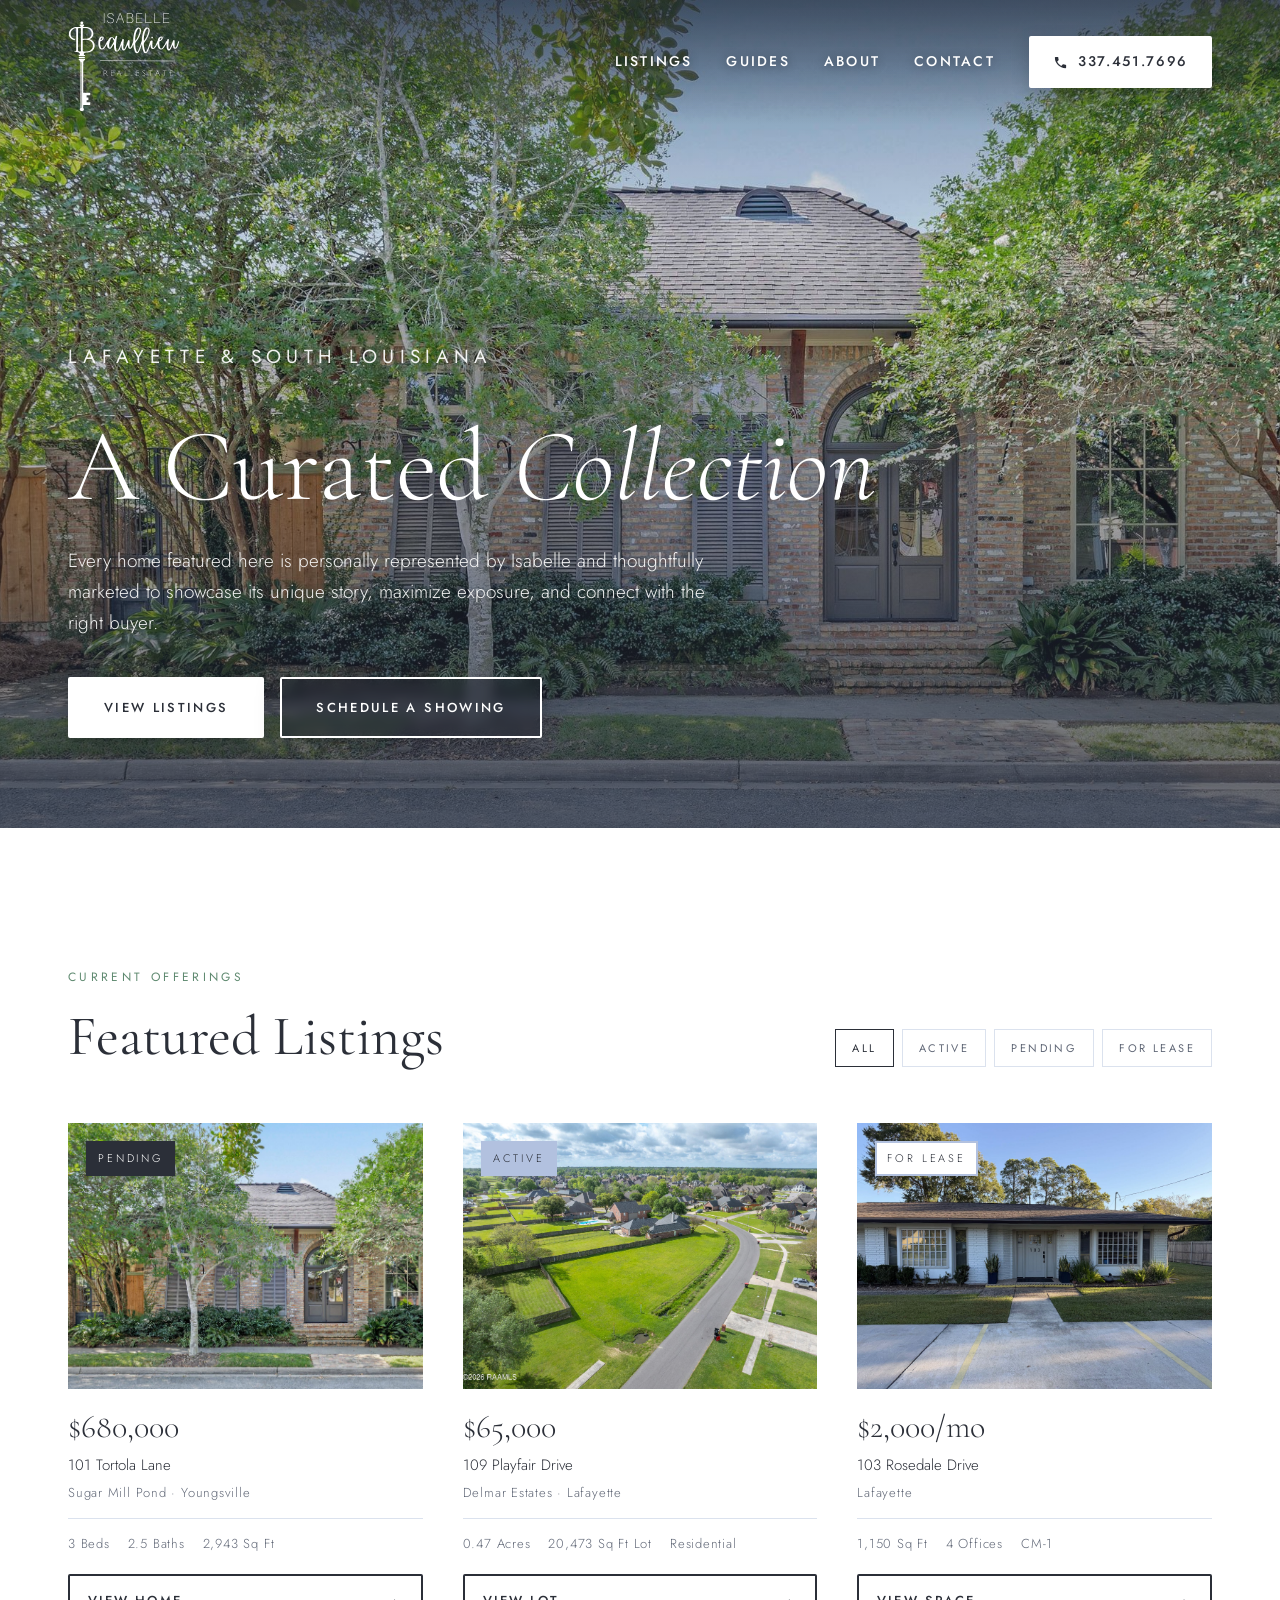
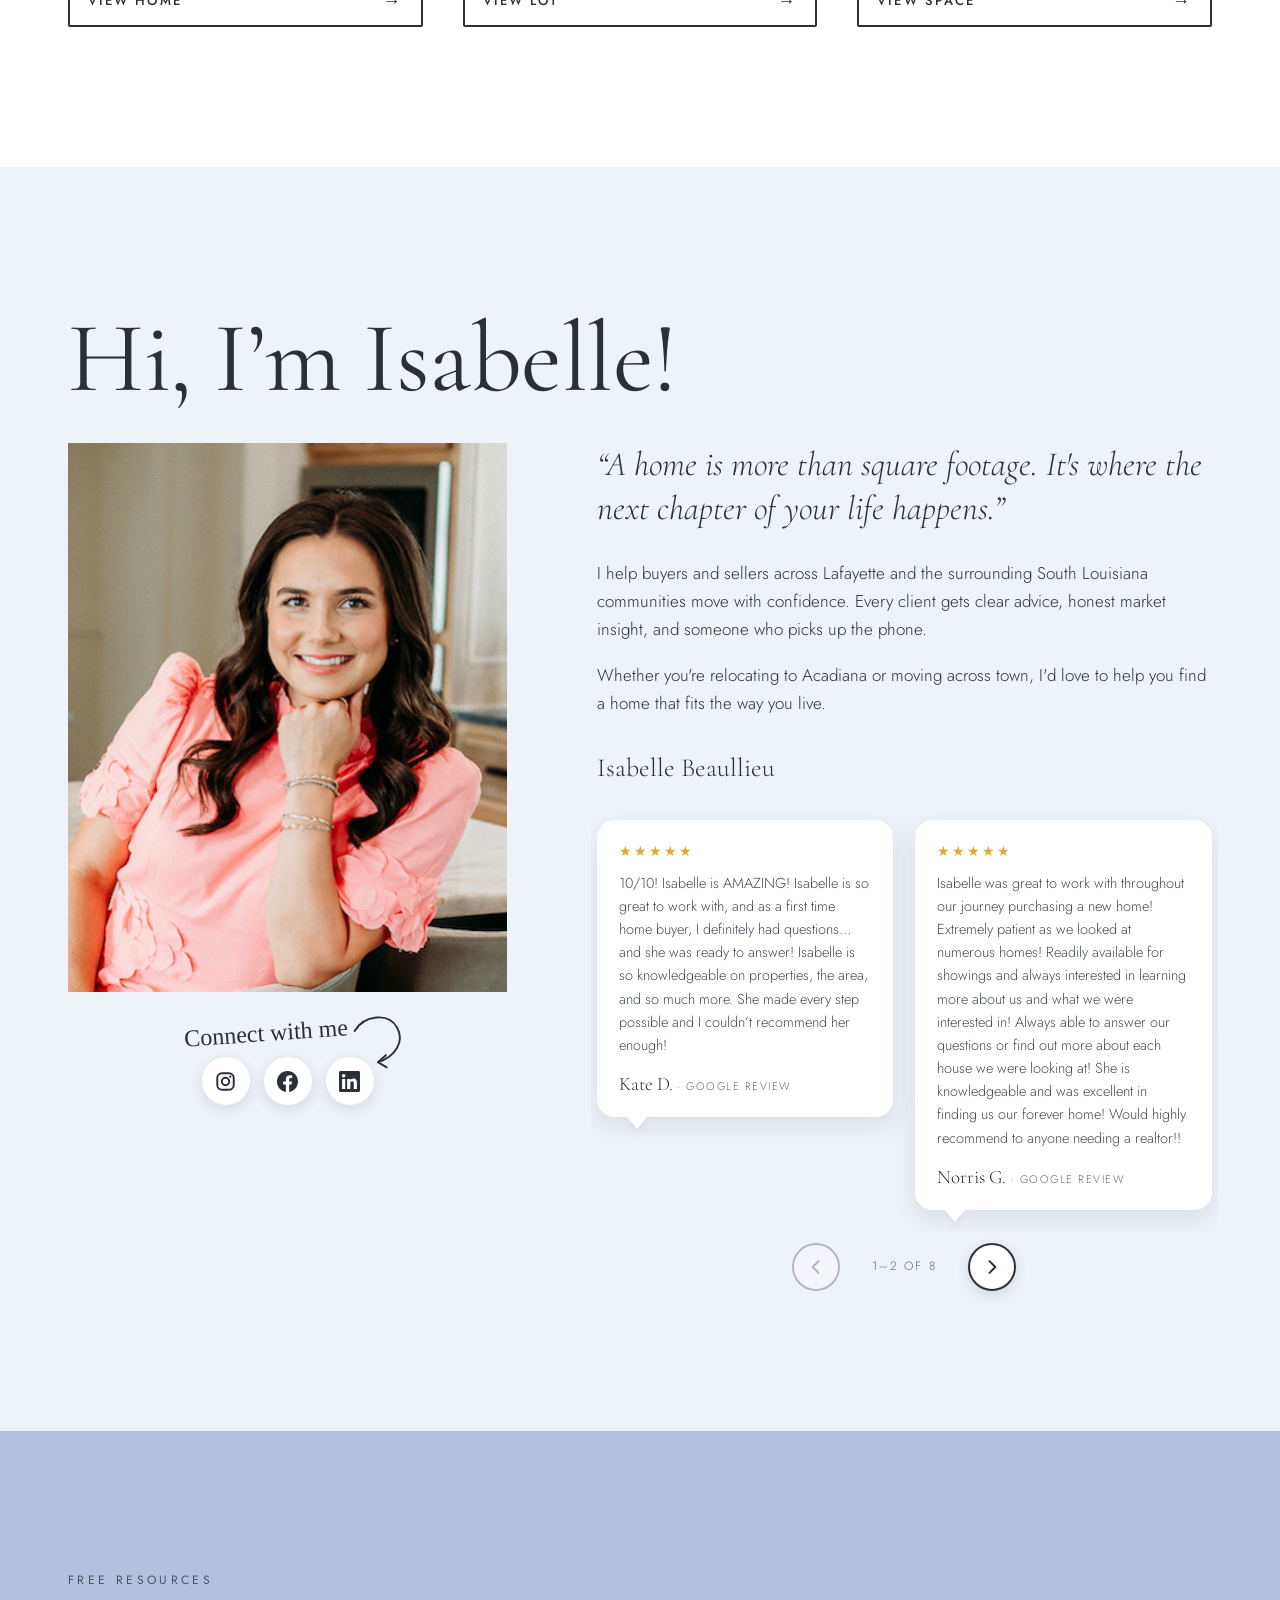
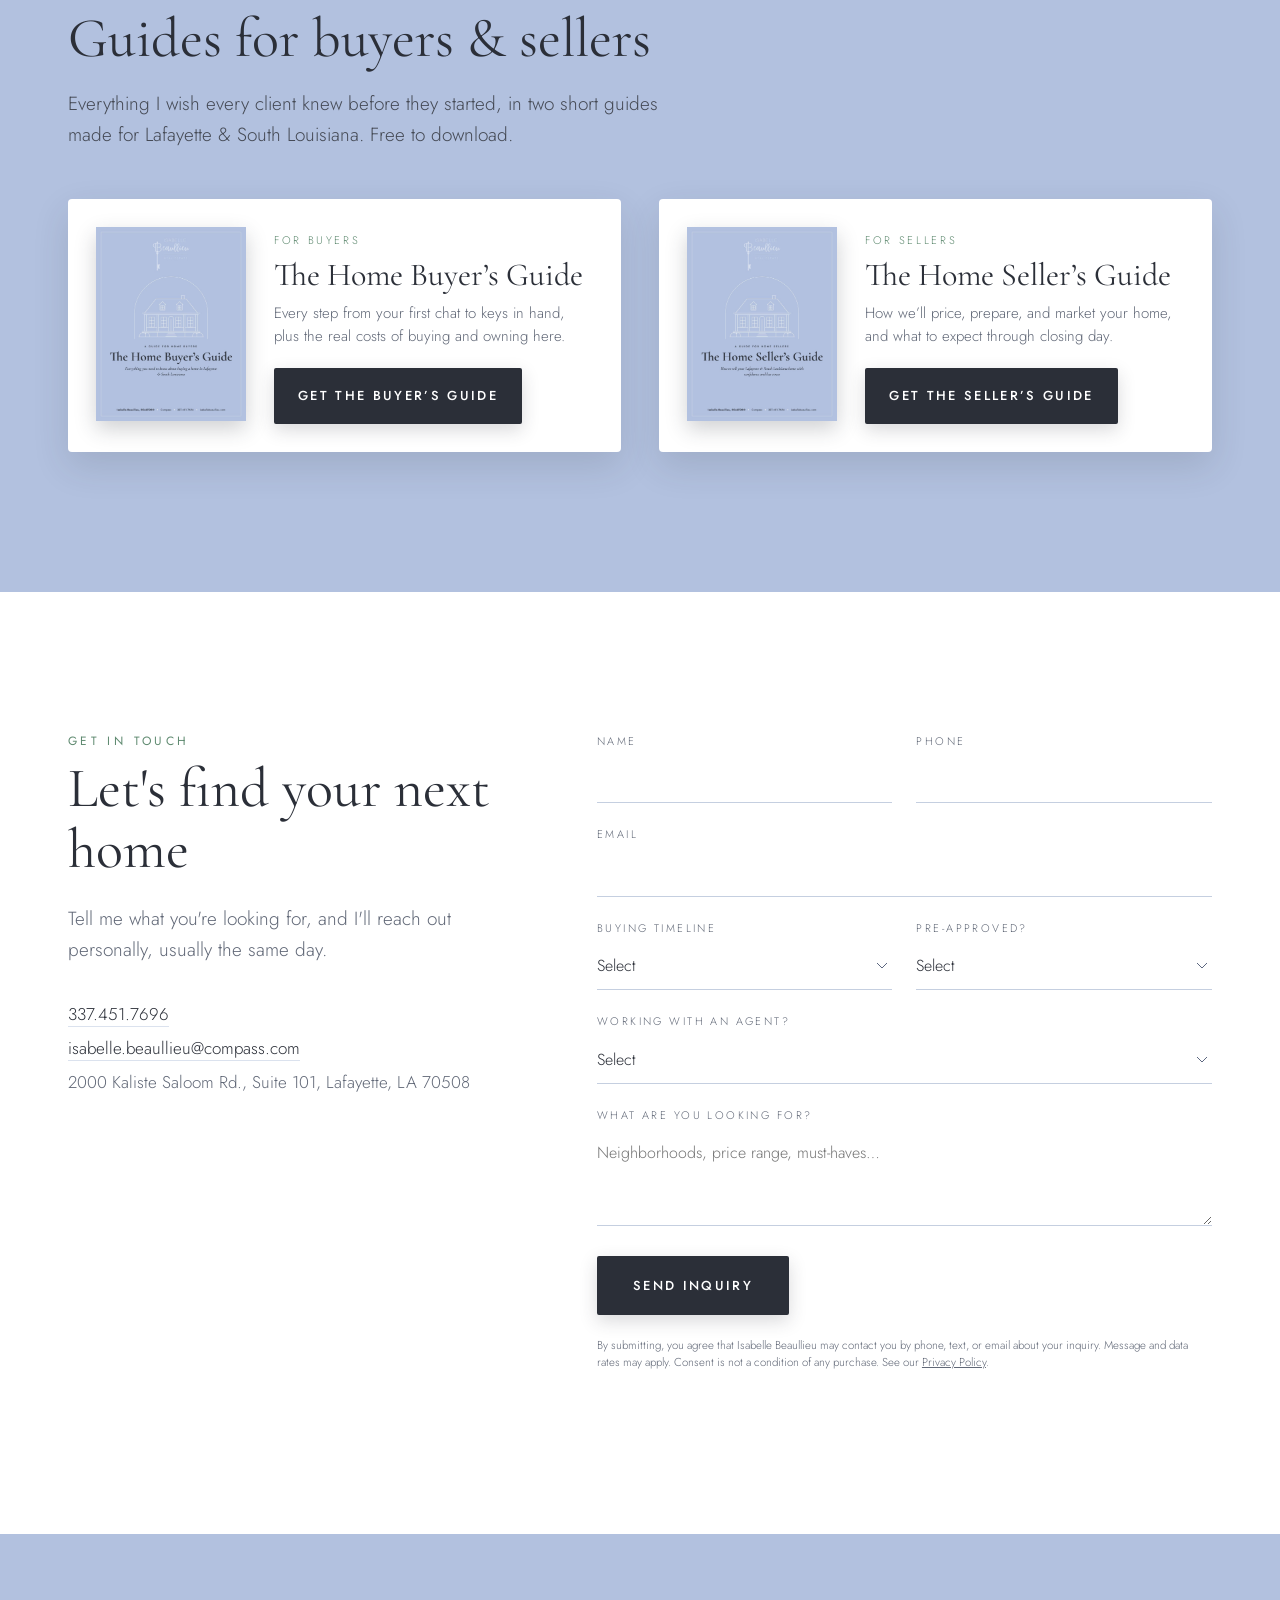
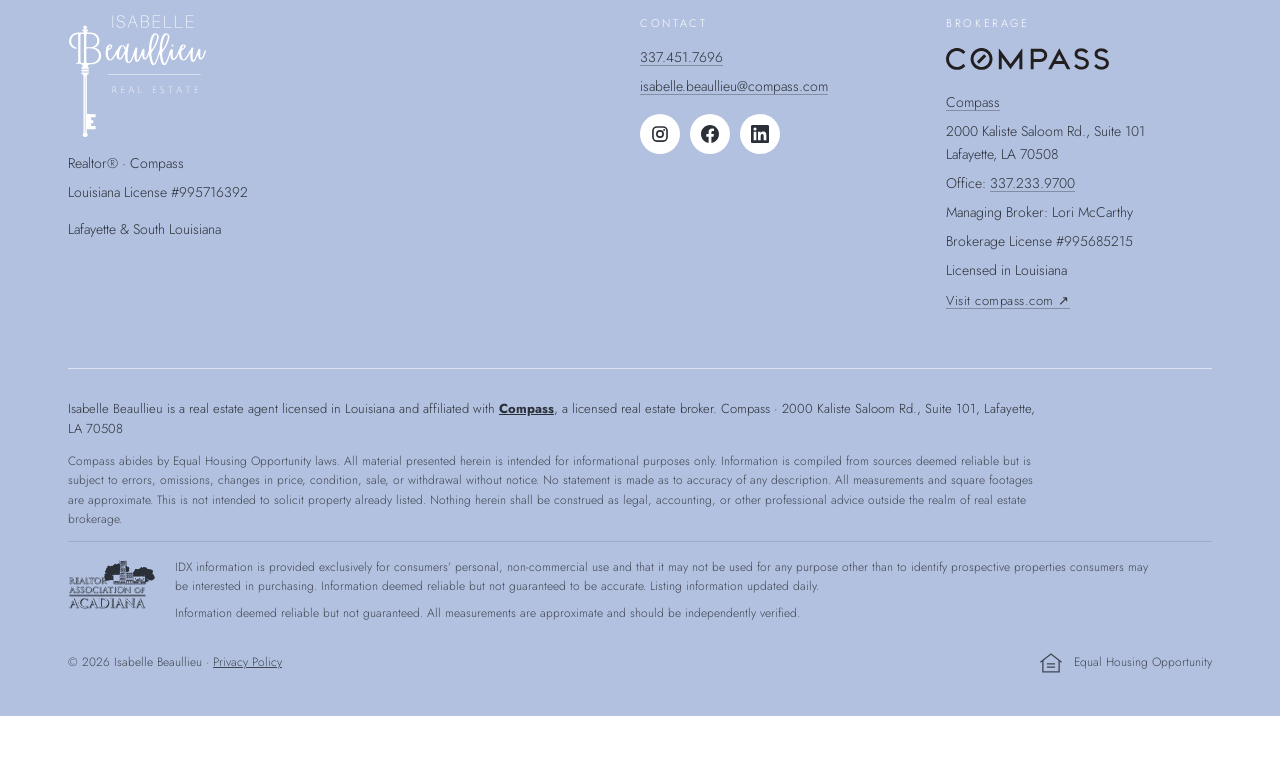
<file: index.html>
<!doctype html>
<html lang="en">
<head>
  <meta charset="utf-8">
  <meta name="viewport" content="width=device-width, initial-scale=1">
  <title>Isabelle Beaullieu, Realtor® | Compass | Lafayette, LA Homes for Sale</title>
  <meta name="description" content="Homes for sale in Lafayette and South Louisiana with Isabelle Beaullieu, Realtor® with Compass. Browse current listings and schedule a private showing.">
  <meta property="og:type" content="website">
  <meta property="og:title" content="Isabelle Beaullieu, Realtor® | Compass | Lafayette, LA">
  <meta property="og:url" content="https://isabellebeaullieu.com/">
  <meta property="og:description" content="Browse current listings in Lafayette and South Louisiana and schedule a private showing.">
  <meta property="og:image" content="https://isabellebeaullieu.com/assets/img/listings/website-photos/101-tortola-lane/01.jpg">
  <meta name="twitter:card" content="summary_large_image">
  <link rel="icon" href="data:image/svg+xml,%3Csvg xmlns='http://www.w3.org/2000/svg' viewBox='0 0 64 64'%3E%3Crect width='64' height='64' fill='%23b2c1df'/%3E%3Ctext x='32' y='43' font-family='Georgia' font-size='30' fill='%23ffffff' text-anchor='middle'%3EIB%3C/text%3E%3C/svg%3E">
  <link rel="preconnect" href="https://fonts.googleapis.com">
  <link rel="preconnect" href="https://fonts.gstatic.com" crossorigin>
  <link href="https://fonts.googleapis.com/css2?family=Cormorant+Garamond:ital,wght@0,300;0,400;0,500;1,300;1,400&family=Jost:wght@300;400&family=Homemade+Apple&display=swap" rel="stylesheet">
  <link rel="stylesheet" href="assets/css/style.css">
  <link rel="stylesheet" href="assets/css/reviews.css">
  <link rel="stylesheet" href="assets/css/about.css">
  <link rel="stylesheet" href="assets/css/guides.css">
  <link rel="canonical" href="https://isabellebeaullieu.com/">
  <script type="application/ld+json">
  {
    "@context": "https://schema.org",
    "@type": "RealEstateAgent",
    "name": "Isabelle Beaullieu, Realtor®",
    "description": "Isabelle Beaullieu is a Realtor® with Compass serving Lafayette and South Louisiana.",
    "url": "https://isabellebeaullieu.com/",
    "image": "https://isabellebeaullieu.com/assets/img/Screenshot%202026-09-30%20at%201.54.52%20PM.png",
    "logo": "https://isabellebeaullieu.com/assets/img/logo.svg",
    "telephone": "+1-337-451-7696",
    "email": "isabelle.beaullieu@compass.com",
    "address": {
      "@type": "PostalAddress",
      "streetAddress": "2000 Kaliste Saloom Rd., Suite 101",
      "addressLocality": "Lafayette",
      "addressRegion": "LA",
      "postalCode": "70508",
      "addressCountry": "US"
    },
    "areaServed": ["Lafayette, LA", "Youngsville, LA", "Broussard, LA", "Acadiana"],
    "parentOrganization": { "@type": "Organization", "name": "Compass", "url": "https://www.compass.com/" },
    "sameAs": [
      "https://www.instagram.com/isabellebeaullieu/",
      "https://www.facebook.com/isabelle.beaullieu",
      "https://www.linkedin.com/in/isabelle-beaullieu-97908b266/",
      "https://www.compass.com/agents/isabelle-beaullieu/"
    ]
  }
  </script>
</head>
<body>

<header class="site-header">
  <div class="wrap">
    <a class="brand" href="./">
      <span class="brand__name" data-c="agentName">Isabelle Beaullieu</span>
      <span class="brand__sub">Realtor® · Compass</span>
    </a>
    <nav class="nav">
      <a href="#listings">Listings</a>
      <a href="#guides">Guides</a>
      <a href="#about">About</a>
      <a href="#contact">Contact</a>
      <a class="nav__phone" data-tel href="#"><span data-c="phone"></span></a>
    </nav>
  </div>
</header>

<section class="hero" id="hero">
  <div class="wrap">
    <p class="eyebrow">Lafayette &amp; South Louisiana</p>
    <h1>A Curated <em>Collection</em></h1>
    <p style="max-width:640px">Every home featured here is personally represented by Isabelle and thoughtfully marketed to showcase its unique story, maximize exposure, and connect with the right buyer.</p>
    <div class="hero__actions">
      <a class="btn btn--light" href="#listings">View Listings</a>
      <a class="btn btn--light" href="#contact">Schedule a Showing</a>
    </div>
  </div>
</section>

<section class="section" id="listings">
  <div class="wrap">
    <div class="section-head">
      <div>
        <p class="eyebrow">Current Offerings</p>
        <h2 class="section-title">Featured Listings</h2>
      </div>
      <div class="filters" id="filters" role="group" aria-label="Filter listings"></div>
    </div>
    <div class="grid" id="grid"></div>
  </div>
</section>

<section class="section section--ivory" id="about">
  <div class="wrap about">
    <h2 class="about__hello">Hi, I’m Isabelle!</h2>
    <div class="about__media reveal">
      <div class="about__portrait" id="portrait">Portrait coming soon</div>
      <div class="about__connect" aria-hidden="true">
        <span>Connect with me</span>
        <svg viewBox="0 0 60 70"><path d="M3 24 C 14 6, 42 2, 52 20 C 61 36, 50 54, 30 60"/><path d="M39 52 L30 60 L40 66"/></svg>
      </div>
      <div class="social about__social"></div>
    </div>
    <div class="reveal">
      <blockquote>“A home is more than square footage. It's where the next chapter of your life happens.”</blockquote>
      <p>I help buyers and sellers across Lafayette and the surrounding South Louisiana communities move with confidence. Every client gets clear advice, honest market insight, and someone who picks up the phone.</p>
      <p>Whether you're relocating to Acadiana or moving across town, I'd love to help you find a home that fits the way you live.</p>
      <div class="about__sig" data-c="agentName">Isabelle Beaullieu</div>
      <div class="reviews" role="region" aria-roledescription="carousel" aria-label="Client reviews">
        <div class="reviews__track" tabindex="0">
          <figure class="review">
            <div class="review__stars" role="img" aria-label="5 out of 5 stars">★★★★★</div>
            <blockquote>10/10! Isabelle is AMAZING! Isabelle is so great to work with, and as a first time home buyer, I definitely had questions… and she was ready to answer! Isabelle is so knowledgeable on properties, the area, and so much more. She made every step possible and I couldn’t recommend her enough!</blockquote>
            <figcaption>Kate D. <span>· Google review</span></figcaption>
          </figure>
          <figure class="review">
            <div class="review__stars" role="img" aria-label="5 out of 5 stars">★★★★★</div>
            <blockquote>Isabelle was great to work with throughout our journey purchasing a new home! Extremely patient as we looked at numerous homes! Readily available for showings and always interested in learning more about us and what we were interested in! Always able to answer our questions or find out more about each house we were looking at! She is knowledgeable and was excellent in finding us our forever home! Would highly recommend to anyone needing a realtor!!</blockquote>
            <figcaption>Norris G. <span>· Google review</span></figcaption>
          </figure>
          <figure class="review">
            <div class="review__stars" role="img" aria-label="5 out of 5 stars">★★★★★</div>
            <blockquote>Isabelle was amazing!!!! My fiance and I bought our first home with her as our realtor and she made the process stress free and seamless. She is wonderful at the work she does &amp; we’re grateful for her!</blockquote>
            <figcaption>Morgan A. <span>· Google review</span></figcaption>
          </figure>
          <figure class="review">
            <div class="review__stars" role="img" aria-label="5 out of 5 stars">★★★★★</div>
            <blockquote>Our experience in listing and selling our home with Isabelle was nothing short of amazing. She put our house under contract in less than a month at the price we were seeking. We had some unforeseen challenges along the way but she stayed positive and committed to seeing our sale through to the end. Anyone who works in an industry centered around closing deals has seen their share of obstacles, some which lead to a transaction falling through. I look for an agent that not only embraces a challenge, but ties their identity to being able to overcome the issue and close the deal. Looking for an agent that defines their success on customer satisfaction and problem solving, Isabelle is the one.</blockquote>
            <figcaption>Teddy B. <span>· Google review</span></figcaption>
          </figure>
          <figure class="review">
            <div class="review__stars" role="img" aria-label="5 out of 5 stars">★★★★★</div>
            <blockquote>We couldn’t have asked for a better realtor! Isabelle was professional, thorough, responsive, and an absolute joy from start to finish. She consistently went above and beyond without hesitation and genuinely cares about her clients and doing what’s right for everyone. You can truly tell she loves what she does, and that passion shines through in the way she cares for her clients. Her integrity, kindness, and dedication are such a gift. We are so grateful she was our realtor and would recommend her to anyone.</blockquote>
            <figcaption>Jill B. <span>· Google review</span></figcaption>
          </figure>
          <figure class="review">
            <div class="review__stars" role="img" aria-label="5 out of 5 stars">★★★★★</div>
            <blockquote>As a first time home buyer, I was very uneasy about how the process might work and intimidated by the idea of purchasing a home. Isabelle has been so gracious in answering every question and guiding me through every step of the process! This has been such a smooth-sailing journey because of her! Any time that I needed her, she was there, eager to help and reassuring me every step of the way. She is the best!!!</blockquote>
            <figcaption>Hannah G. <span>· Google review</span></figcaption>
          </figure>
          <figure class="review">
            <div class="review__stars" role="img" aria-label="5 out of 5 stars">★★★★★</div>
            <blockquote>Isabelle was the best! She was so patient with us and took care of all the details. She was great with answering questions and communicating. She really tries to understand your needs so she can send you the right properties to consider. I have closed with her on two homes so far.</blockquote>
            <figcaption>Amy D. <span>· Google review</span></figcaption>
          </figure>
          <figure class="review">
            <div class="review__stars" role="img" aria-label="5 out of 5 stars">★★★★★</div>
            <blockquote>Isabelle was very helpful and thorough. Always responded quickly. Would highly recommend her.</blockquote>
            <figcaption>Troy G. <span>· Google review</span></figcaption>
          </figure>
        </div>
        <div class="reviews__nav">
          <button class="reviews__btn reviews__prev" type="button" aria-label="Previous reviews"><svg viewBox="0 0 24 24" aria-hidden="true"><path d="M15 5l-7 7 7 7"/></svg></button>
          <span class="reviews__count" aria-live="polite"></span>
          <button class="reviews__btn reviews__next" type="button" aria-label="More reviews"><svg viewBox="0 0 24 24" aria-hidden="true"><path d="M9 5l7 7-7 7"/></svg></button>
        </div>
      </div>
    </div>
  </div>
</section>

<section class="section guides-band" id="guides">
  <div class="wrap">
    <div class="guides-band__head reveal">
      <p class="eyebrow">Free Resources</p>
      <h2 class="section-title">Guides for buyers &amp; sellers</h2>
      <p class="lede">Everything I wish every client knew before they started, in two short guides made for Lafayette &amp; South Louisiana. Free to download.</p>
    </div>
    <div class="guides-band__grid">
      <a class="guide-card reveal" href="/buyers-guide/" target="_blank" rel="noopener">
        <img class="guide-card__cover" src="assets/guides/buyer-cover.jpg" alt="Cover of The Home Buyer’s Guide" width="900" height="1165" loading="lazy">
        <div class="guide-card__head">
          <p class="guide-card__kicker">For Buyers</p>
          <h3>The Home Buyer’s Guide</h3>
        </div>
        <p class="guide-card__text">Every step from your first chat to keys in hand, plus the real costs of buying and owning here.</p>
        <span class="btn">Get the Buyer’s Guide</span>
      </a>
      <a class="guide-card reveal" href="/sellers-guide/" target="_blank" rel="noopener">
        <img class="guide-card__cover" src="assets/guides/seller-cover.jpg" alt="Cover of The Home Seller’s Guide" width="900" height="1165" loading="lazy">
        <div class="guide-card__head">
          <p class="guide-card__kicker">For Sellers</p>
          <h3>The Home Seller’s Guide</h3>
        </div>
        <p class="guide-card__text">How we’ll price, prepare, and market your home, and what to expect through closing day.</p>
        <span class="btn">Get the Seller’s Guide</span>
      </a>
    </div>
  </div>
</section>

<section class="section" id="contact">
  <div class="wrap contact">
    <div class="contact__details reveal">
      <p class="eyebrow">Get in Touch</p>
      <h2 class="section-title">Let's find your next home</h2>
      <p class="lede" style="margin:22px 0 34px">Tell me what you're looking for, and I'll reach out personally, usually the same day.</p>
      <p><a data-tel href="#"><span data-c="phone"></span></a></p>
      <p><a data-mailto href="#"><span data-c="email"></span></a></p>
      <p style="color:var(--stone)" data-c="officeAddress"></p>
    </div>

    <form class="form reveal" data-lead novalidate>
      <input type="hidden" name="property" value="General inquiry">
      <input type="hidden" name="listing_id" value="">
      <input type="hidden" name="mls" value="">
      <div class="hp" aria-hidden="true"><label>Website <input name="company_website" tabindex="-1" autocomplete="off"></label></div>

      <div class="field"><label for="c-name">Name</label><input id="c-name" name="name" required autocomplete="name"></div>
      <div class="field"><label for="c-phone">Phone</label><input id="c-phone" name="phone" type="tel" autocomplete="tel"></div>
      <div class="field full"><label for="c-email">Email</label><input id="c-email" name="email" type="email" autocomplete="email"></div>
      <div class="field"><label for="c-timeline">Buying timeline</label>
        <select id="c-timeline" name="timeline"><option value="">Select</option><option>As soon as possible</option><option>1–3 months</option><option>3–6 months</option><option>6+ months</option><option>Just browsing</option></select>
      </div>
      <div class="field"><label for="c-pre">Pre-approved?</label>
        <select id="c-pre" name="preapproved"><option value="">Select</option><option>Yes</option><option>Not yet</option><option>Paying cash</option></select>
      </div>
      <div class="field full"><label for="c-agent">Working with an agent?</label>
        <select id="c-agent" name="has_agent"><option value="">Select</option><option>No</option><option>Yes</option></select>
      </div>
      <div class="field full"><label for="c-msg">What are you looking for?</label><textarea id="c-msg" name="message" placeholder="Neighborhoods, price range, must-haves…"></textarea></div>
      <div class="full"><button class="btn" type="submit">Send Inquiry</button></div>
      <p class="form__consent full">By submitting, you agree that Isabelle Beaullieu may contact you by phone, text, or email about your inquiry. Message and data rates may apply. Consent is not a condition of any purchase. See our <a href="privacy">Privacy Policy</a>.</p>
      <p class="form__status full" role="status" aria-live="polite"></p>
    </form>
  </div>
</section>

<footer class="site-footer">
  <div class="wrap">
    <div class="footer__top">
      <div>
        <div class="footer__name" data-c="agentName">Isabelle Beaullieu</div>
        <p>Realtor® · Compass</p>
        <p>Louisiana License #995716392</p>
        <p style="margin-top:14px" data-c="serviceArea"></p>
      </div>
      <div>
        <div class="footer__label">Contact</div>
        <p><a data-tel href="#"><span data-c="phone"></span></a></p>
        <p><a data-mailto href="#"><span data-c="email"></span></a></p>
        <div class="social footer__social"></div>
      </div>
      <div>
        <div class="footer__label">Brokerage</div>
        <a class="footer__compass" href="https://www.compass.com/" target="_blank" rel="noopener" hidden><img alt="Compass"></a>
        <p><a href="https://www.compass.com/" target="_blank" rel="noopener">Compass</a></p>
        <p>2000 Kaliste Saloom Rd., Suite 101<br>Lafayette, LA 70508</p>
        <p>Office: <a href="tel:+13372339700">337.233.9700</a></p>
        <p>Managing Broker: Lori McCarthy</p>
        <p>Brokerage License #995685215</p>
        <p>Licensed in Louisiana</p>
        <p><a class="footer__link" href="https://www.compass.com/" target="_blank" rel="noopener">Visit compass.com ↗</a></p>
      </div>
    </div>
    <div class="footer__legal">
      <p class="footer__license">Isabelle Beaullieu is a real estate agent licensed in Louisiana and affiliated with <strong><a href="https://www.compass.com/" target="_blank" rel="noopener">Compass</a></strong>, a licensed real estate broker. Compass · 2000 Kaliste Saloom Rd., Suite 101, Lafayette, LA 70508</p>
      <p>Compass abides by Equal Housing Opportunity laws. All material presented herein is intended for informational purposes only. Information is compiled from sources deemed reliable but is subject to errors, omissions, changes in price, condition, sale, or withdrawal without notice. No statement is made as to accuracy of any description. All measurements and square footages are approximate. This is not intended to solicit property already listed. Nothing herein shall be construed as legal, accounting, or other professional advice outside the realm of real estate brokerage.</p>
      <div class="footer__idx">
        <img src="assets/img/raa-logo.svg" alt="REALTOR® Association of Acadiana" width="87" height="49" loading="lazy">
        <div>
          <p>IDX information is provided exclusively for consumers’ personal, non-commercial use and that it may not be used for any purpose other than to identify prospective properties consumers may be interested in purchasing. Information deemed reliable but not guaranteed to be accurate. Listing information updated daily.</p>
          <p>Information deemed reliable but not guaranteed. All measurements are approximate and should be independently verified.</p>
        </div>
      </div>
      <div class="footer__bottom">
        <span>© <span data-year></span> Isabelle Beaullieu · <a href="privacy">Privacy Policy</a></span>
        <span class="eho"><svg viewBox="0 0 32 32" fill="none" stroke="currentColor" stroke-width="1.6" aria-hidden="true"><path d="M3 15 16 5l13 10"/><path d="M6 13v14h20V13"/><path d="M11 17h10M11 21h10"/></svg>Equal Housing Opportunity</span>
      </div>
    </div>
  </div>
</footer>

<script src="assets/js/config.js"></script>
<script src="assets/js/app.js"></script>
<script src="assets/js/reviews.js"></script>
<script>
(async function () {
  const grid = document.getElementById("grid");
  const filters = document.getElementById("filters");
  let listings = [];
  try { listings = await Site.loadListings(); }
  catch (e) { grid.innerHTML = '<p class="empty">Listings are loading slowly. Please refresh the page.</p>'; return; }

  // Headshot in the About section (keeps the placeholder if the file is missing)
  if (Site.C.headshot) {
    const img = new Image();
    img.alt = Site.C.agentName;
    img.onload = () => { const p = document.getElementById("portrait"); p.textContent = ""; p.classList.add("has-photo"); p.appendChild(img); };
    img.src = Site.C.headshot;
  }

  // Featured first, then by status order, then price high to low
  const order = { "Active": 0, "Coming Soon": 1, "Pending": 2, "For Lease": 3 };
  listings.sort((a, b) => (b.featured === true) - (a.featured === true) || (order[a.status] ?? 9) - (order[b.status] ?? 9) || (b.price || 0) - (a.price || 0));

  // Hero image from the first listing photo
  const heroPhoto = listings[0] && listings[0].photos && listings[0].photos[0];
  if (heroPhoto && !/sample-\d\.svg$/.test(heroPhoto)) { const h = document.getElementById("hero"); h.style.backgroundImage = `url("${heroPhoto}")`; h.classList.add("hero--photo"); }

  function render(status) {
    const shown = status === "All" ? listings : listings.filter((l) => l.status === status);
    grid.innerHTML = shown.length ? shown.map(Site.cardHTML).join("") : '<p class="empty">New homes are on the way. Reach out to hear about them first.</p>';
    Site.wireReveal(grid);
  }

  const statuses = ["All", ...Object.keys(order).filter((s) => listings.some((l) => l.status === s))];
  if (statuses.length > 2) {
    filters.innerHTML = statuses.map((s, i) => `<button class="filter" type="button" aria-pressed="${i === 0}">${s}</button>`).join("");
    filters.addEventListener("click", (e) => {
      const b = e.target.closest(".filter");  if (!b) return;
      filters.querySelectorAll(".filter").forEach((x) => x.setAttribute("aria-pressed", x === b));
      render(b.textContent);
    });
  }
  render("All");
})();
</script>
</body>
</html>
</file>
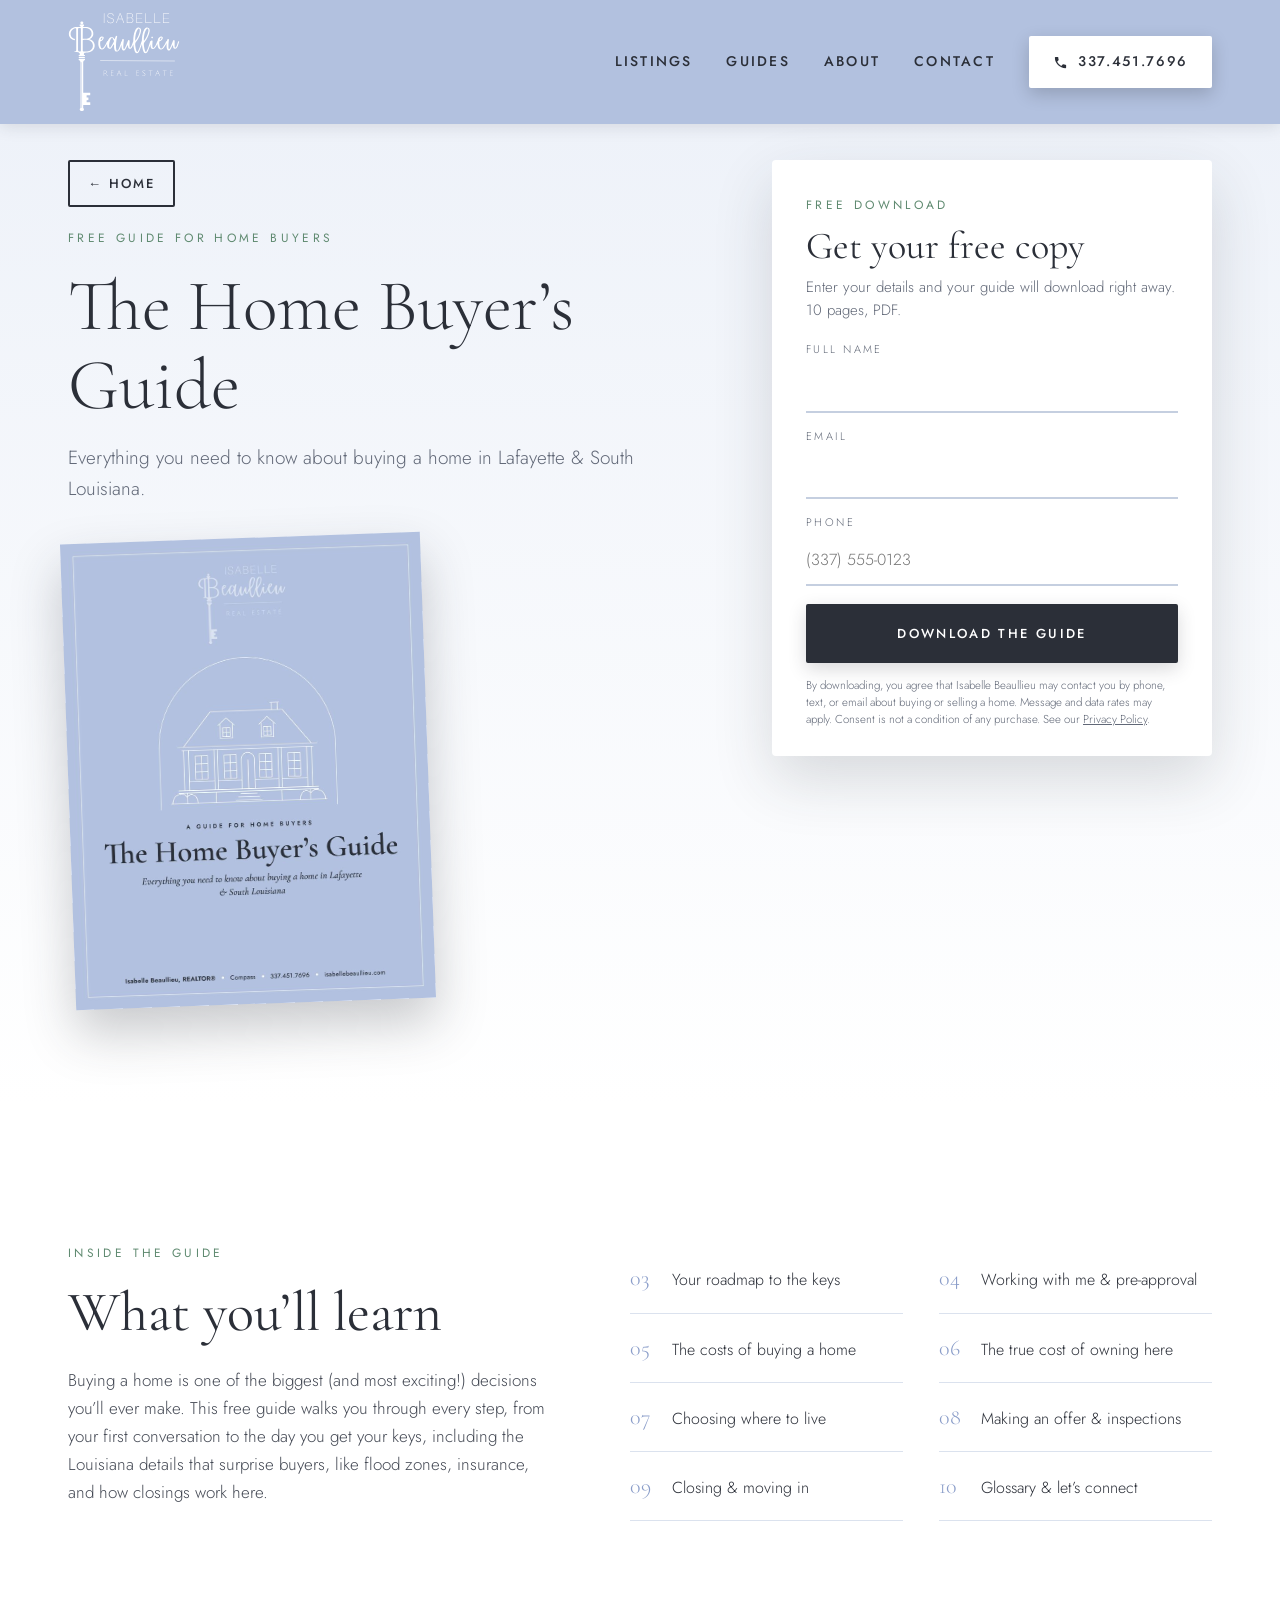
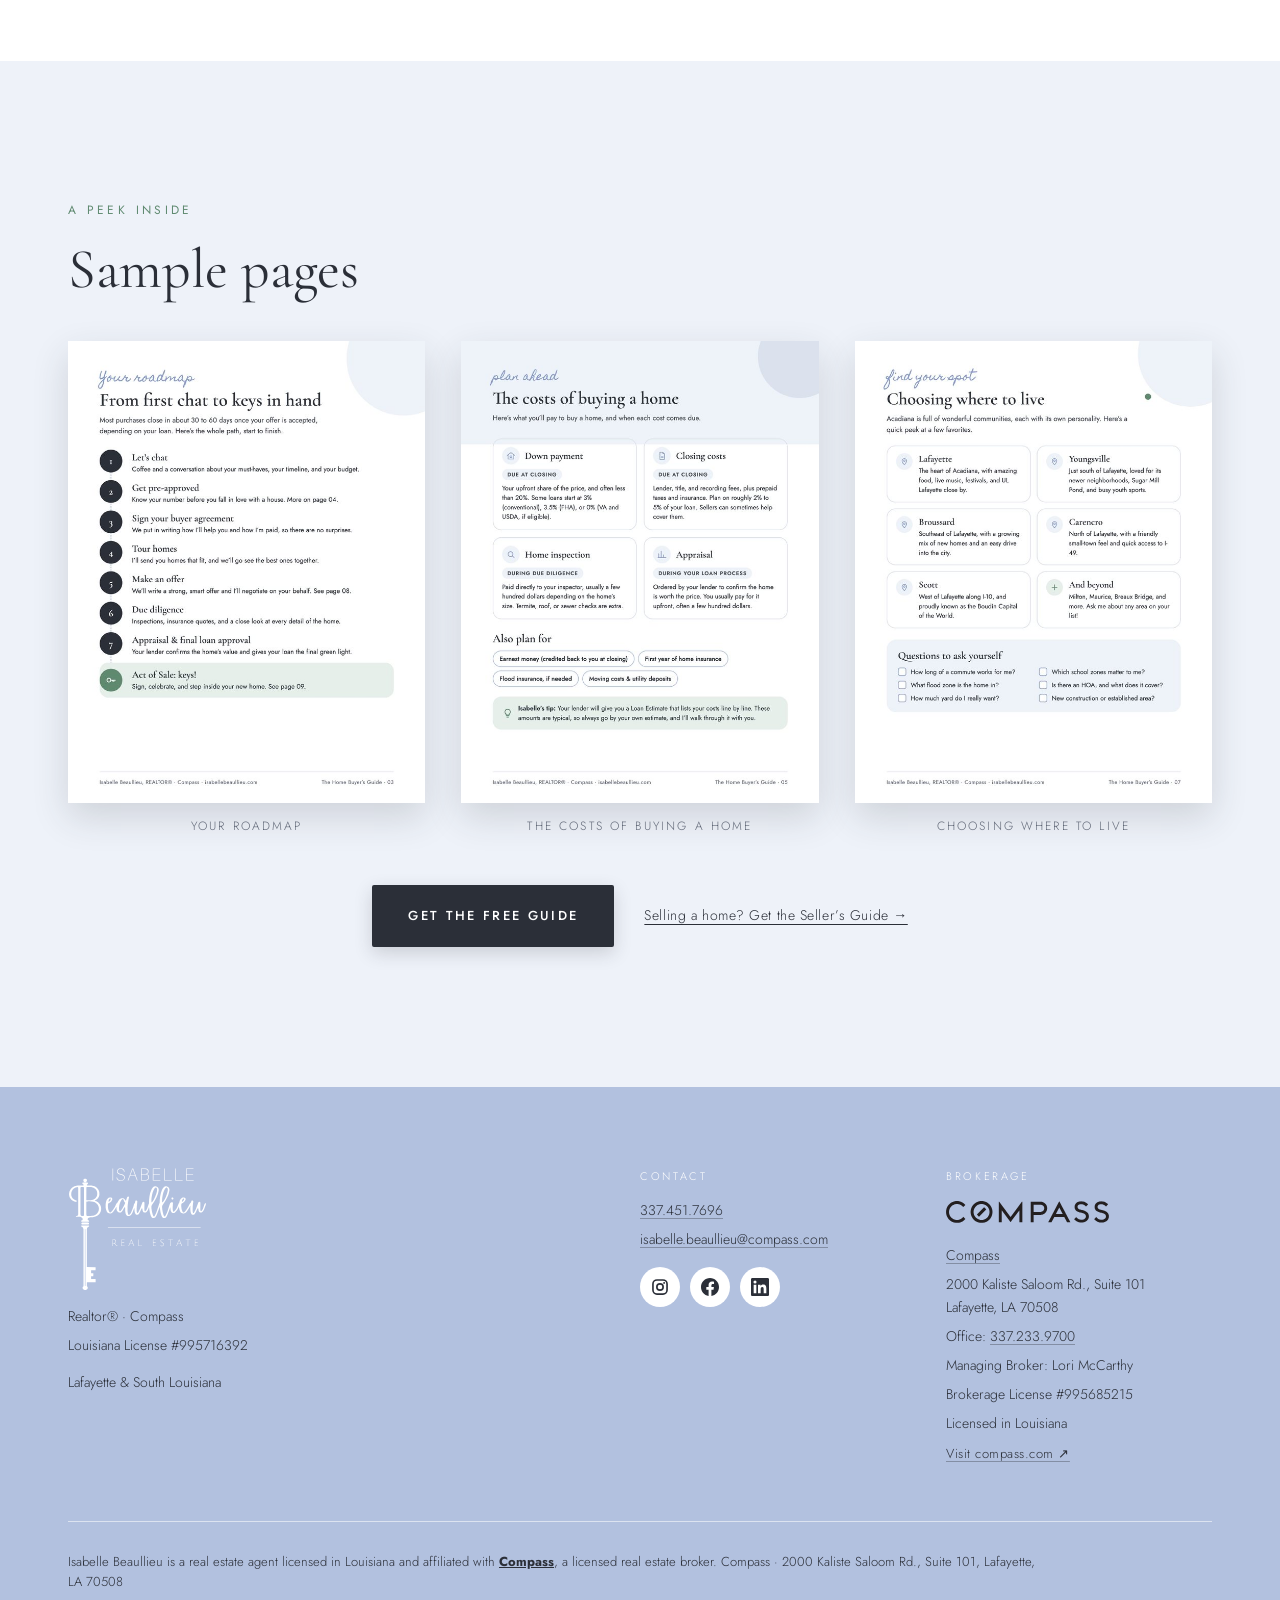
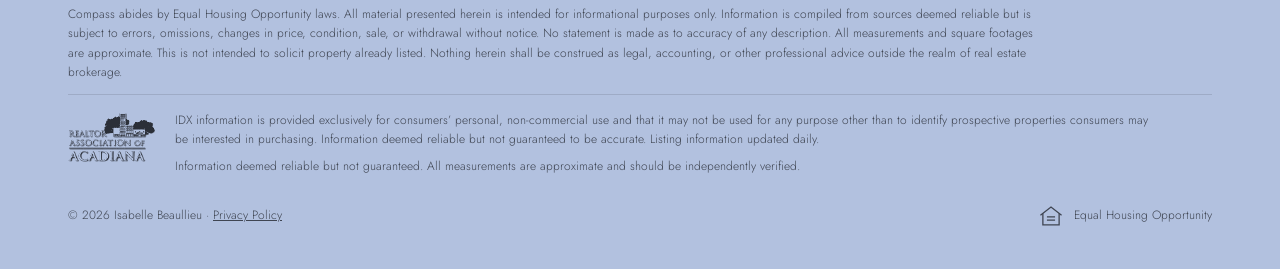
<file: buyers-guide/index.html>
<!doctype html>
<html lang="en">
<head>
  <meta charset="utf-8">
  <base href="/">
  <meta name="viewport" content="width=device-width, initial-scale=1">
  <title>The Home Buyer’s Guide | Free Download | Isabelle Beaullieu</title>
  <meta name="description" content="Free guide: everything you need to know about buying a home in Lafayette &amp; South Louisiana, from Isabelle Beaullieu, Realtor® with Compass.">
  <meta property="og:type" content="website">
  <meta property="og:title" content="The Home Buyer’s Guide | Free from Isabelle Beaullieu">
  <meta property="og:description" content="Free guide: everything you need to know about buying a home in Lafayette &amp; South Louisiana, from Isabelle Beaullieu, Realtor® with Compass.">
  <meta property="og:url" content="https://isabellebeaullieu.com/buyers-guide/">
  <meta property="og:image" content="https://isabellebeaullieu.com/assets/guides/buyer-cover.jpg">
  <meta name="twitter:card" content="summary_large_image">
  <link rel="icon" href="data:image/svg+xml,%3Csvg xmlns='http://www.w3.org/2000/svg' viewBox='0 0 64 64'%3E%3Crect width='64' height='64' fill='%23b2c1df'/%3E%3Ctext x='32' y='43' font-family='Georgia' font-size='30' fill='%23ffffff' text-anchor='middle'%3EIB%3C/text%3E%3C/svg%3E">
  <link rel="preconnect" href="https://fonts.googleapis.com">
  <link rel="preconnect" href="https://fonts.gstatic.com" crossorigin>
  <link href="https://fonts.googleapis.com/css2?family=Cormorant+Garamond:ital,wght@0,300;0,400;0,500;1,300;1,400&family=Jost:wght@300;400&display=swap" rel="stylesheet">
  <link rel="stylesheet" href="assets/css/style.css">
  <link rel="stylesheet" href="assets/css/guides.css">
  <link rel="canonical" href="https://isabellebeaullieu.com/buyers-guide/">
</head>
<body>

<header class="site-header site-header--solid">
  <div class="wrap">
    <a class="brand" href="./">
      <span class="brand__name" data-c="agentName">Isabelle Beaullieu</span>
      <span class="brand__sub">Realtor® · Compass</span>
    </a>
    <nav class="nav">
      <a href="./#listings">Listings</a>
      <a href="./#guides">Guides</a>
      <a href="./#about">About</a>
      <a href="./#contact">Contact</a>
      <a class="nav__phone" data-tel href="#"><span data-c="phone"></span></a>
    </nav>
  </div>
</header>

<main class="guide-page" data-guide="buyers-guide" data-lead-type="Buyer" data-guide-name="Buyer’s Guide" data-pdf="assets/guides/buyers-guide.pdf">
  <section class="guide-hero">
    <div class="wrap guide-hero__grid">
      <div class="guide-hero__text">
        <a class="back" href="./#guides">← Home</a>
        <p class="eyebrow">Free Guide for Home Buyers</p>
        <h1>The Home Buyer’s Guide</h1>
        <p class="lede">Everything you need to know about buying a home in Lafayette &amp; South Louisiana.</p>
        <div class="guide-hero__cover"><img src="assets/guides/buyer-cover.jpg" alt="Cover of The Home Buyer’s Guide" width="900" height="1165"></div>
      </div>

      <aside class="guide-form" id="get-guide">
        <div class="guide-form__ask">
          <p class="eyebrow">Free Download</p>
          <h2>Get your free copy</h2>
          <p class="guide-form__note">Enter your details and your guide will download right away. 10 pages, PDF.</p>
          <form class="form guide-form__form" novalidate>
            <div class="hp" aria-hidden="true"><label>Website <input name="company_website" tabindex="-1" autocomplete="off"></label></div>
            <div class="field"><label for="g-name">Full name</label><input id="g-name" name="name" required autocomplete="name"></div>
            <div class="field"><label for="g-email">Email</label><input id="g-email" name="email" type="email" required autocomplete="email"></div>
            <div class="field"><label for="g-phone">Phone</label><input id="g-phone" name="phone" type="tel" required autocomplete="tel" inputmode="tel" placeholder="(337) 555-0123"></div>
            <button class="btn guide-form__submit" type="submit">Download the Guide</button>
            <p class="guide-form__error" role="alert"></p>
            <p class="form__consent">By downloading, you agree that Isabelle Beaullieu may contact you by phone, text, or email about buying or selling a home. Message and data rates may apply. Consent is not a condition of any purchase. See our <a href="privacy">Privacy Policy</a>.</p>
          </form>
        </div>
        <div class="guide-form__done" hidden>
          <p class="eyebrow">You’re all set</p>
          <h2 class="guide-form__thanks">Thank you!</h2>
          <p>Your guide should be downloading now. If it didn’t start, tap the button below.</p>
          <a class="btn guide-form__download" href="assets/guides/buyers-guide.pdf" download target="_blank" rel="noopener">Download the Buyer’s Guide</a>
          <p class="guide-form__note">Questions as you read? Call or text me at <a data-tel href="#"><span data-c="phone"></span></a>. I’d love to help.</p>
        </div>
      </aside>
    </div>
  </section>

  <section class="section guide-about">
    <div class="wrap guide-about__grid">
      <div>
        <p class="eyebrow">Inside the Guide</p>
        <h2 class="section-title">What you’ll learn</h2>
        <p class="guide-about__intro">Buying a home is one of the biggest (and most exciting!) decisions you’ll ever make. This free guide walks you through every step, from your first conversation to the day you get your keys, including the Louisiana details that surprise buyers, like flood zones, insurance, and how closings work here.</p>
      </div>
      <ol class="guide-toc"><li><span>03</span>Your roadmap to the keys</li><li><span>04</span>Working with me &amp; pre-approval</li><li><span>05</span>The costs of buying a home</li><li><span>06</span>The true cost of owning here</li><li><span>07</span>Choosing where to live</li><li><span>08</span>Making an offer &amp; inspections</li><li><span>09</span>Closing &amp; moving in</li><li><span>10</span>Glossary &amp; let’s connect</li></ol>
    </div>
  </section>

  <section class="section section--ivory guide-preview">
    <div class="wrap">
      <p class="eyebrow">A Peek Inside</p>
      <h2 class="section-title">Sample pages</h2>
      <div class="guide-preview__grid"><figure><img src="assets/guides/buyer-page-03.jpg" alt="Page 3 of The Home Buyer’s Guide: Your roadmap" loading="lazy" width="700" height="906"><figcaption>Your roadmap</figcaption></figure><figure><img src="assets/guides/buyer-page-05.jpg" alt="Page 5 of The Home Buyer’s Guide: The costs of buying a home" loading="lazy" width="700" height="906"><figcaption>The costs of buying a home</figcaption></figure><figure><img src="assets/guides/buyer-page-07.jpg" alt="Page 7 of The Home Buyer’s Guide: Choosing where to live" loading="lazy" width="700" height="906"><figcaption>Choosing where to live</figcaption></figure></div>
      <div class="guide-preview__cta">
        <a class="btn" href="buyers-guide/#get-guide" data-scroll-form>Get the Free Guide</a>
        <a class="guide-preview__other" href="sellers-guide/">Selling a home? Get the Seller’s Guide →</a>
      </div>
    </div>
  </section>
</main>

<footer class="site-footer">
  <div class="wrap">
    <div class="footer__top">
      <div>
        <div class="footer__name" data-c="agentName">Isabelle Beaullieu</div>
        <p>Realtor® · Compass</p>
        <p>Louisiana License #995716392</p>
        <p style="margin-top:14px" data-c="serviceArea"></p>
      </div>
      <div>
        <div class="footer__label">Contact</div>
        <p><a data-tel href="#"><span data-c="phone"></span></a></p>
        <p><a data-mailto href="#"><span data-c="email"></span></a></p>
        <div class="social footer__social"></div>
      </div>
      <div>
        <div class="footer__label">Brokerage</div>
        <a class="footer__compass" href="https://www.compass.com/" target="_blank" rel="noopener" hidden><img alt="Compass"></a>
        <p><a href="https://www.compass.com/" target="_blank" rel="noopener">Compass</a></p>
        <p>2000 Kaliste Saloom Rd., Suite 101<br>Lafayette, LA 70508</p>
        <p>Office: <a href="tel:+13372339700">337.233.9700</a></p>
        <p>Managing Broker: Lori McCarthy</p>
        <p>Brokerage License #995685215</p>
        <p>Licensed in Louisiana</p>
        <p><a class="footer__link" href="https://www.compass.com/" target="_blank" rel="noopener">Visit compass.com ↗</a></p>
      </div>
    </div>
    <div class="footer__legal">
      <p class="footer__license">Isabelle Beaullieu is a real estate agent licensed in Louisiana and affiliated with <strong><a href="https://www.compass.com/" target="_blank" rel="noopener">Compass</a></strong>, a licensed real estate broker. Compass · 2000 Kaliste Saloom Rd., Suite 101, Lafayette, LA 70508</p>
      <p>Compass abides by Equal Housing Opportunity laws. All material presented herein is intended for informational purposes only. Information is compiled from sources deemed reliable but is subject to errors, omissions, changes in price, condition, sale, or withdrawal without notice. No statement is made as to accuracy of any description. All measurements and square footages are approximate. This is not intended to solicit property already listed. Nothing herein shall be construed as legal, accounting, or other professional advice outside the realm of real estate brokerage.</p>
      <div class="footer__idx">
        <img src="assets/img/raa-logo.svg" alt="REALTOR® Association of Acadiana" width="87" height="49" loading="lazy">
        <div>
          <p>IDX information is provided exclusively for consumers’ personal, non-commercial use and that it may not be used for any purpose other than to identify prospective properties consumers may be interested in purchasing. Information deemed reliable but not guaranteed to be accurate. Listing information updated daily.</p>
          <p>Information deemed reliable but not guaranteed. All measurements are approximate and should be independently verified.</p>
        </div>
      </div>
      <div class="footer__bottom">
        <span>© <span data-year></span> Isabelle Beaullieu · <a href="privacy">Privacy Policy</a></span>
        <span class="eho"><svg viewBox="0 0 32 32" fill="none" stroke="currentColor" stroke-width="1.6" aria-hidden="true"><path d="M3 15 16 5l13 10"/><path d="M6 13v14h20V13"/><path d="M11 17h10M11 21h10"/></svg>Equal Housing Opportunity</span>
      </div>
    </div>
  </div>
</footer>

<script src="assets/js/config.js"></script>
<script src="assets/js/app.js"></script>
<script src="assets/js/guides.js"></script>
</body>
</html>
</file>
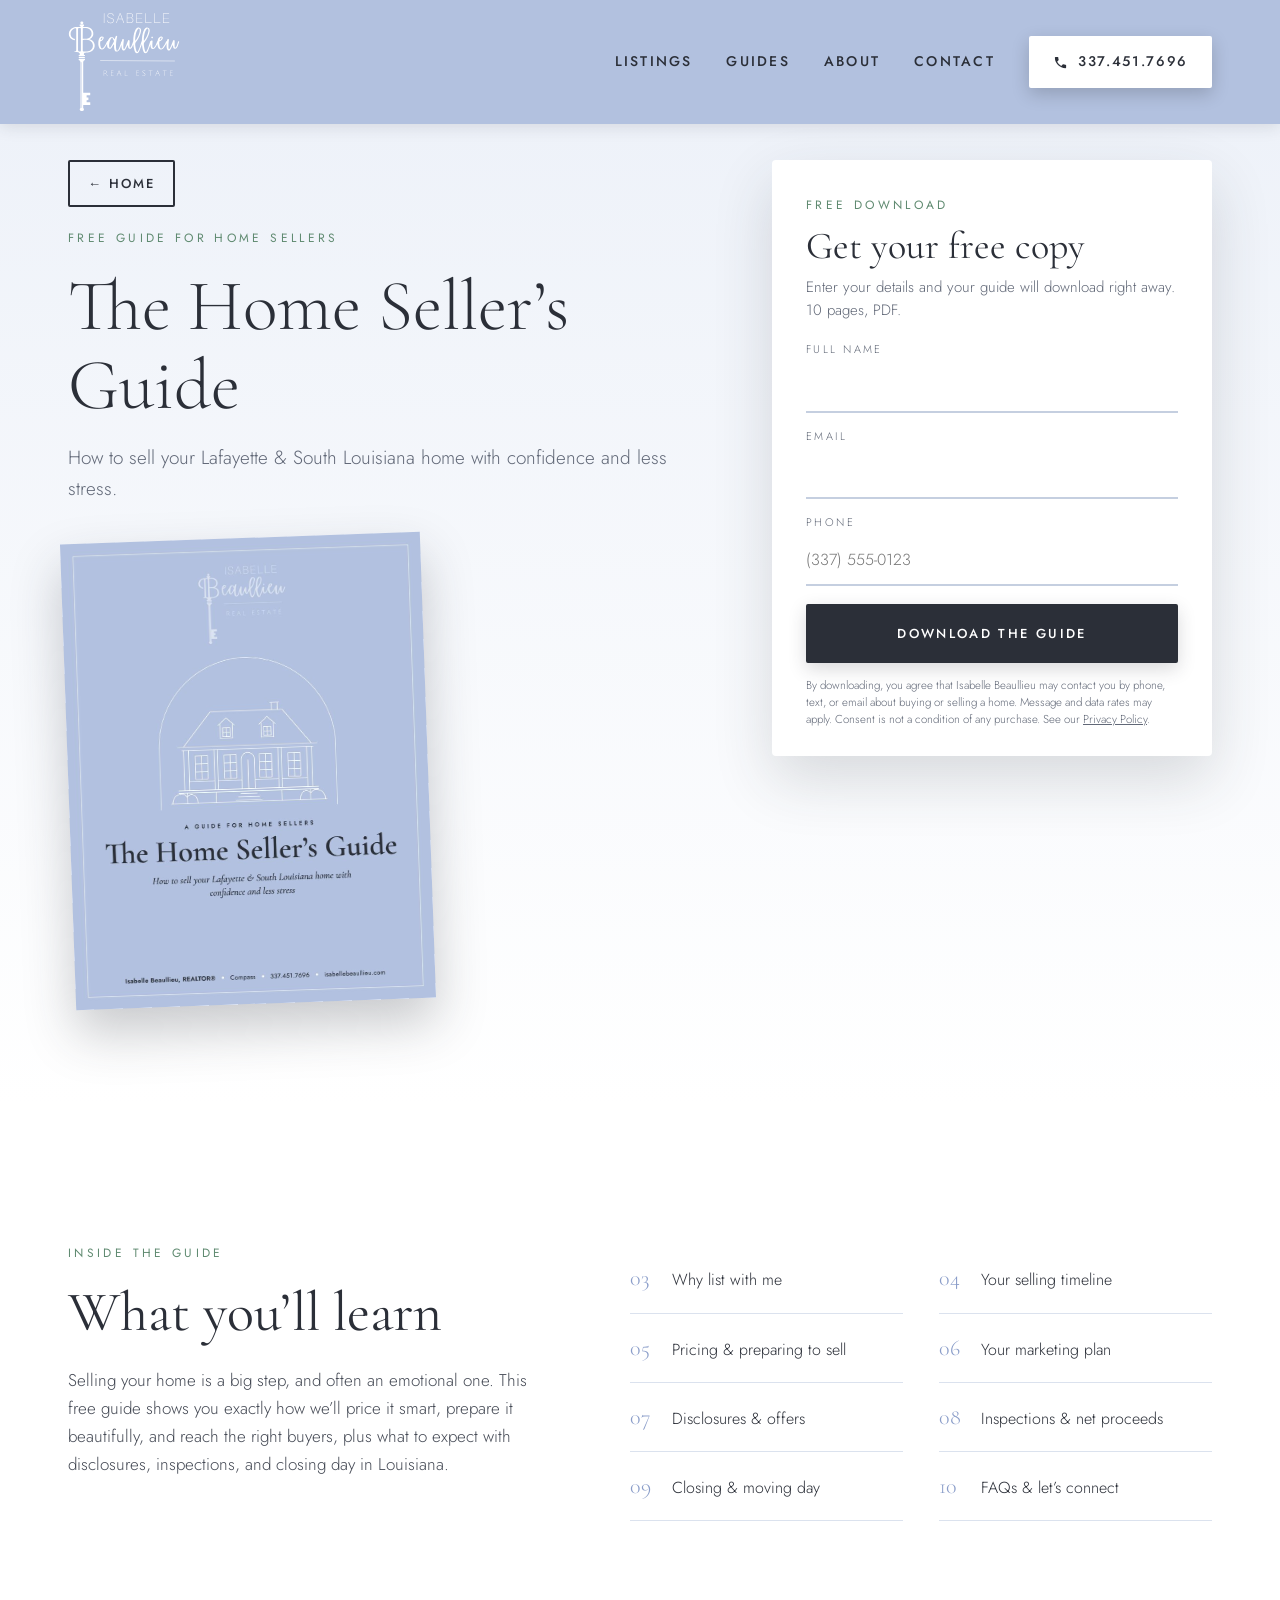
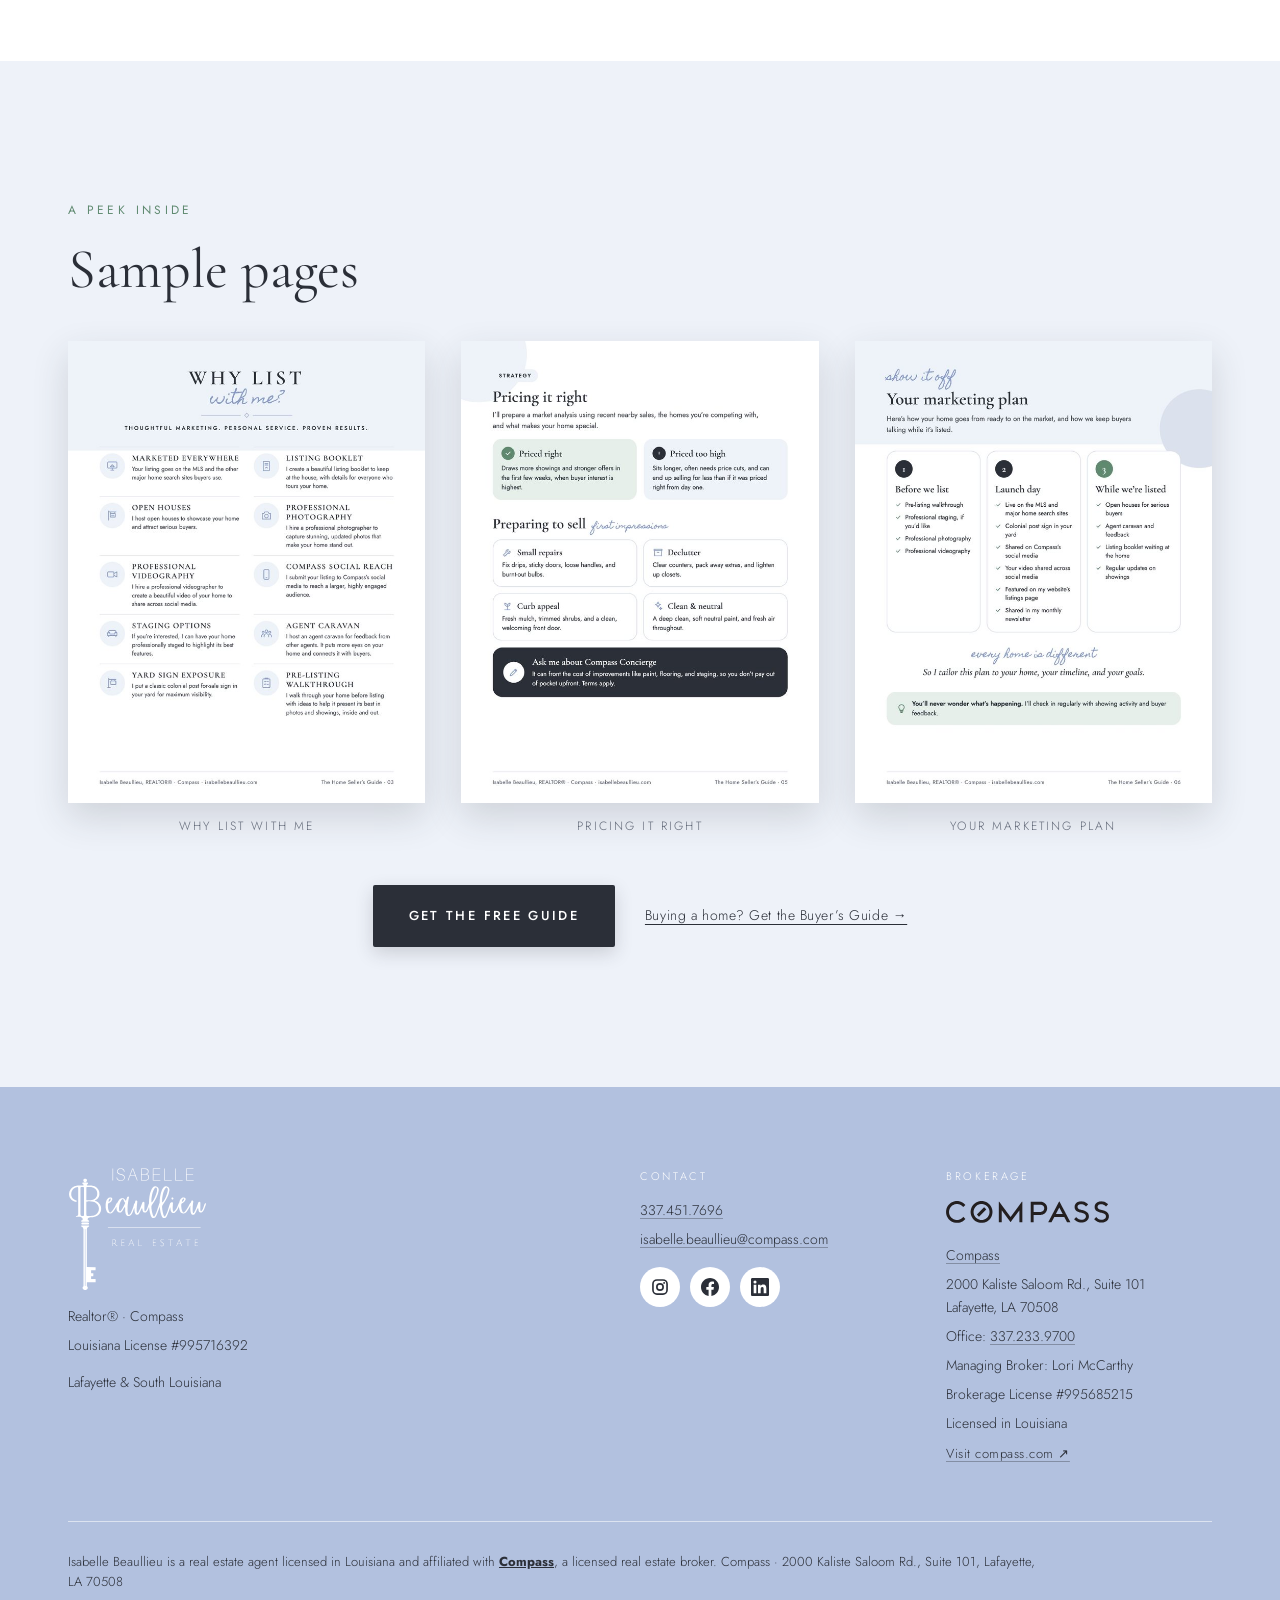
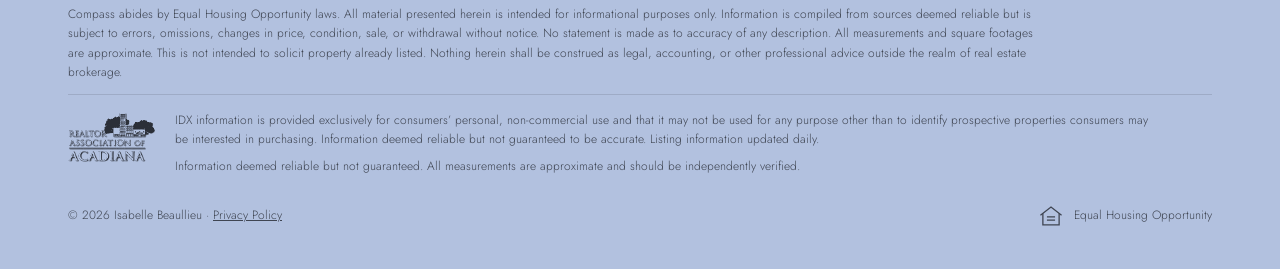
<file: sellers-guide/index.html>
<!doctype html>
<html lang="en">
<head>
  <meta charset="utf-8">
  <base href="/">
  <meta name="viewport" content="width=device-width, initial-scale=1">
  <title>The Home Seller’s Guide | Free Download | Isabelle Beaullieu</title>
  <meta name="description" content="Free guide: how to sell your Lafayette &amp; South Louisiana home with confidence and less stress, from Isabelle Beaullieu, Realtor® with Compass.">
  <meta property="og:type" content="website">
  <meta property="og:title" content="The Home Seller’s Guide | Free from Isabelle Beaullieu">
  <meta property="og:description" content="Free guide: how to sell your Lafayette &amp; South Louisiana home with confidence and less stress, from Isabelle Beaullieu, Realtor® with Compass.">
  <meta property="og:url" content="https://isabellebeaullieu.com/sellers-guide/">
  <meta property="og:image" content="https://isabellebeaullieu.com/assets/guides/seller-cover.jpg">
  <meta name="twitter:card" content="summary_large_image">
  <link rel="icon" href="data:image/svg+xml,%3Csvg xmlns='http://www.w3.org/2000/svg' viewBox='0 0 64 64'%3E%3Crect width='64' height='64' fill='%23b2c1df'/%3E%3Ctext x='32' y='43' font-family='Georgia' font-size='30' fill='%23ffffff' text-anchor='middle'%3EIB%3C/text%3E%3C/svg%3E">
  <link rel="preconnect" href="https://fonts.googleapis.com">
  <link rel="preconnect" href="https://fonts.gstatic.com" crossorigin>
  <link href="https://fonts.googleapis.com/css2?family=Cormorant+Garamond:ital,wght@0,300;0,400;0,500;1,300;1,400&family=Jost:wght@300;400&display=swap" rel="stylesheet">
  <link rel="stylesheet" href="assets/css/style.css">
  <link rel="stylesheet" href="assets/css/guides.css">
  <link rel="canonical" href="https://isabellebeaullieu.com/sellers-guide/">
</head>
<body>

<header class="site-header site-header--solid">
  <div class="wrap">
    <a class="brand" href="./">
      <span class="brand__name" data-c="agentName">Isabelle Beaullieu</span>
      <span class="brand__sub">Realtor® · Compass</span>
    </a>
    <nav class="nav">
      <a href="./#listings">Listings</a>
      <a href="./#guides">Guides</a>
      <a href="./#about">About</a>
      <a href="./#contact">Contact</a>
      <a class="nav__phone" data-tel href="#"><span data-c="phone"></span></a>
    </nav>
  </div>
</header>

<main class="guide-page" data-guide="sellers-guide" data-lead-type="Seller" data-guide-name="Seller’s Guide" data-pdf="assets/guides/sellers-guide.pdf">
  <section class="guide-hero">
    <div class="wrap guide-hero__grid">
      <div class="guide-hero__text">
        <a class="back" href="./#guides">← Home</a>
        <p class="eyebrow">Free Guide for Home Sellers</p>
        <h1>The Home Seller’s Guide</h1>
        <p class="lede">How to sell your Lafayette &amp; South Louisiana home with confidence and less stress.</p>
        <div class="guide-hero__cover"><img src="assets/guides/seller-cover.jpg" alt="Cover of The Home Seller’s Guide" width="900" height="1165"></div>
      </div>

      <aside class="guide-form" id="get-guide">
        <div class="guide-form__ask">
          <p class="eyebrow">Free Download</p>
          <h2>Get your free copy</h2>
          <p class="guide-form__note">Enter your details and your guide will download right away. 10 pages, PDF.</p>
          <form class="form guide-form__form" novalidate>
            <div class="hp" aria-hidden="true"><label>Website <input name="company_website" tabindex="-1" autocomplete="off"></label></div>
            <div class="field"><label for="g-name">Full name</label><input id="g-name" name="name" required autocomplete="name"></div>
            <div class="field"><label for="g-email">Email</label><input id="g-email" name="email" type="email" required autocomplete="email"></div>
            <div class="field"><label for="g-phone">Phone</label><input id="g-phone" name="phone" type="tel" required autocomplete="tel" inputmode="tel" placeholder="(337) 555-0123"></div>
            <button class="btn guide-form__submit" type="submit">Download the Guide</button>
            <p class="guide-form__error" role="alert"></p>
            <p class="form__consent">By downloading, you agree that Isabelle Beaullieu may contact you by phone, text, or email about buying or selling a home. Message and data rates may apply. Consent is not a condition of any purchase. See our <a href="privacy">Privacy Policy</a>.</p>
          </form>
        </div>
        <div class="guide-form__done" hidden>
          <p class="eyebrow">You’re all set</p>
          <h2 class="guide-form__thanks">Thank you!</h2>
          <p>Your guide should be downloading now. If it didn’t start, tap the button below.</p>
          <a class="btn guide-form__download" href="assets/guides/sellers-guide.pdf" download target="_blank" rel="noopener">Download the Seller’s Guide</a>
          <p class="guide-form__note">Questions as you read? Call or text me at <a data-tel href="#"><span data-c="phone"></span></a>. I’d love to help.</p>
        </div>
      </aside>
    </div>
  </section>

  <section class="section guide-about">
    <div class="wrap guide-about__grid">
      <div>
        <p class="eyebrow">Inside the Guide</p>
        <h2 class="section-title">What you’ll learn</h2>
        <p class="guide-about__intro">Selling your home is a big step, and often an emotional one. This free guide shows you exactly how we’ll price it smart, prepare it beautifully, and reach the right buyers, plus what to expect with disclosures, inspections, and closing day in Louisiana.</p>
      </div>
      <ol class="guide-toc"><li><span>03</span>Why list with me</li><li><span>04</span>Your selling timeline</li><li><span>05</span>Pricing &amp; preparing to sell</li><li><span>06</span>Your marketing plan</li><li><span>07</span>Disclosures &amp; offers</li><li><span>08</span>Inspections &amp; net proceeds</li><li><span>09</span>Closing &amp; moving day</li><li><span>10</span>FAQs &amp; let’s connect</li></ol>
    </div>
  </section>

  <section class="section section--ivory guide-preview">
    <div class="wrap">
      <p class="eyebrow">A Peek Inside</p>
      <h2 class="section-title">Sample pages</h2>
      <div class="guide-preview__grid"><figure><img src="assets/guides/seller-page-03.jpg" alt="Page 3 of The Home Seller’s Guide: Why list with me" loading="lazy" width="700" height="906"><figcaption>Why list with me</figcaption></figure><figure><img src="assets/guides/seller-page-05.jpg" alt="Page 5 of The Home Seller’s Guide: Pricing it right" loading="lazy" width="700" height="906"><figcaption>Pricing it right</figcaption></figure><figure><img src="assets/guides/seller-page-06.jpg" alt="Page 6 of The Home Seller’s Guide: Your marketing plan" loading="lazy" width="700" height="906"><figcaption>Your marketing plan</figcaption></figure></div>
      <div class="guide-preview__cta">
        <a class="btn" href="sellers-guide/#get-guide" data-scroll-form>Get the Free Guide</a>
        <a class="guide-preview__other" href="buyers-guide/">Buying a home? Get the Buyer’s Guide →</a>
      </div>
    </div>
  </section>
</main>

<footer class="site-footer">
  <div class="wrap">
    <div class="footer__top">
      <div>
        <div class="footer__name" data-c="agentName">Isabelle Beaullieu</div>
        <p>Realtor® · Compass</p>
        <p>Louisiana License #995716392</p>
        <p style="margin-top:14px" data-c="serviceArea"></p>
      </div>
      <div>
        <div class="footer__label">Contact</div>
        <p><a data-tel href="#"><span data-c="phone"></span></a></p>
        <p><a data-mailto href="#"><span data-c="email"></span></a></p>
        <div class="social footer__social"></div>
      </div>
      <div>
        <div class="footer__label">Brokerage</div>
        <a class="footer__compass" href="https://www.compass.com/" target="_blank" rel="noopener" hidden><img alt="Compass"></a>
        <p><a href="https://www.compass.com/" target="_blank" rel="noopener">Compass</a></p>
        <p>2000 Kaliste Saloom Rd., Suite 101<br>Lafayette, LA 70508</p>
        <p>Office: <a href="tel:+13372339700">337.233.9700</a></p>
        <p>Managing Broker: Lori McCarthy</p>
        <p>Brokerage License #995685215</p>
        <p>Licensed in Louisiana</p>
        <p><a class="footer__link" href="https://www.compass.com/" target="_blank" rel="noopener">Visit compass.com ↗</a></p>
      </div>
    </div>
    <div class="footer__legal">
      <p class="footer__license">Isabelle Beaullieu is a real estate agent licensed in Louisiana and affiliated with <strong><a href="https://www.compass.com/" target="_blank" rel="noopener">Compass</a></strong>, a licensed real estate broker. Compass · 2000 Kaliste Saloom Rd., Suite 101, Lafayette, LA 70508</p>
      <p>Compass abides by Equal Housing Opportunity laws. All material presented herein is intended for informational purposes only. Information is compiled from sources deemed reliable but is subject to errors, omissions, changes in price, condition, sale, or withdrawal without notice. No statement is made as to accuracy of any description. All measurements and square footages are approximate. This is not intended to solicit property already listed. Nothing herein shall be construed as legal, accounting, or other professional advice outside the realm of real estate brokerage.</p>
      <div class="footer__idx">
        <img src="assets/img/raa-logo.svg" alt="REALTOR® Association of Acadiana" width="87" height="49" loading="lazy">
        <div>
          <p>IDX information is provided exclusively for consumers’ personal, non-commercial use and that it may not be used for any purpose other than to identify prospective properties consumers may be interested in purchasing. Information deemed reliable but not guaranteed to be accurate. Listing information updated daily.</p>
          <p>Information deemed reliable but not guaranteed. All measurements are approximate and should be independently verified.</p>
        </div>
      </div>
      <div class="footer__bottom">
        <span>© <span data-year></span> Isabelle Beaullieu · <a href="privacy">Privacy Policy</a></span>
        <span class="eho"><svg viewBox="0 0 32 32" fill="none" stroke="currentColor" stroke-width="1.6" aria-hidden="true"><path d="M3 15 16 5l13 10"/><path d="M6 13v14h20V13"/><path d="M11 17h10M11 21h10"/></svg>Equal Housing Opportunity</span>
      </div>
    </div>
  </div>
</footer>

<script src="assets/js/config.js"></script>
<script src="assets/js/app.js"></script>
<script src="assets/js/guides.js"></script>
</body>
</html>
</file>
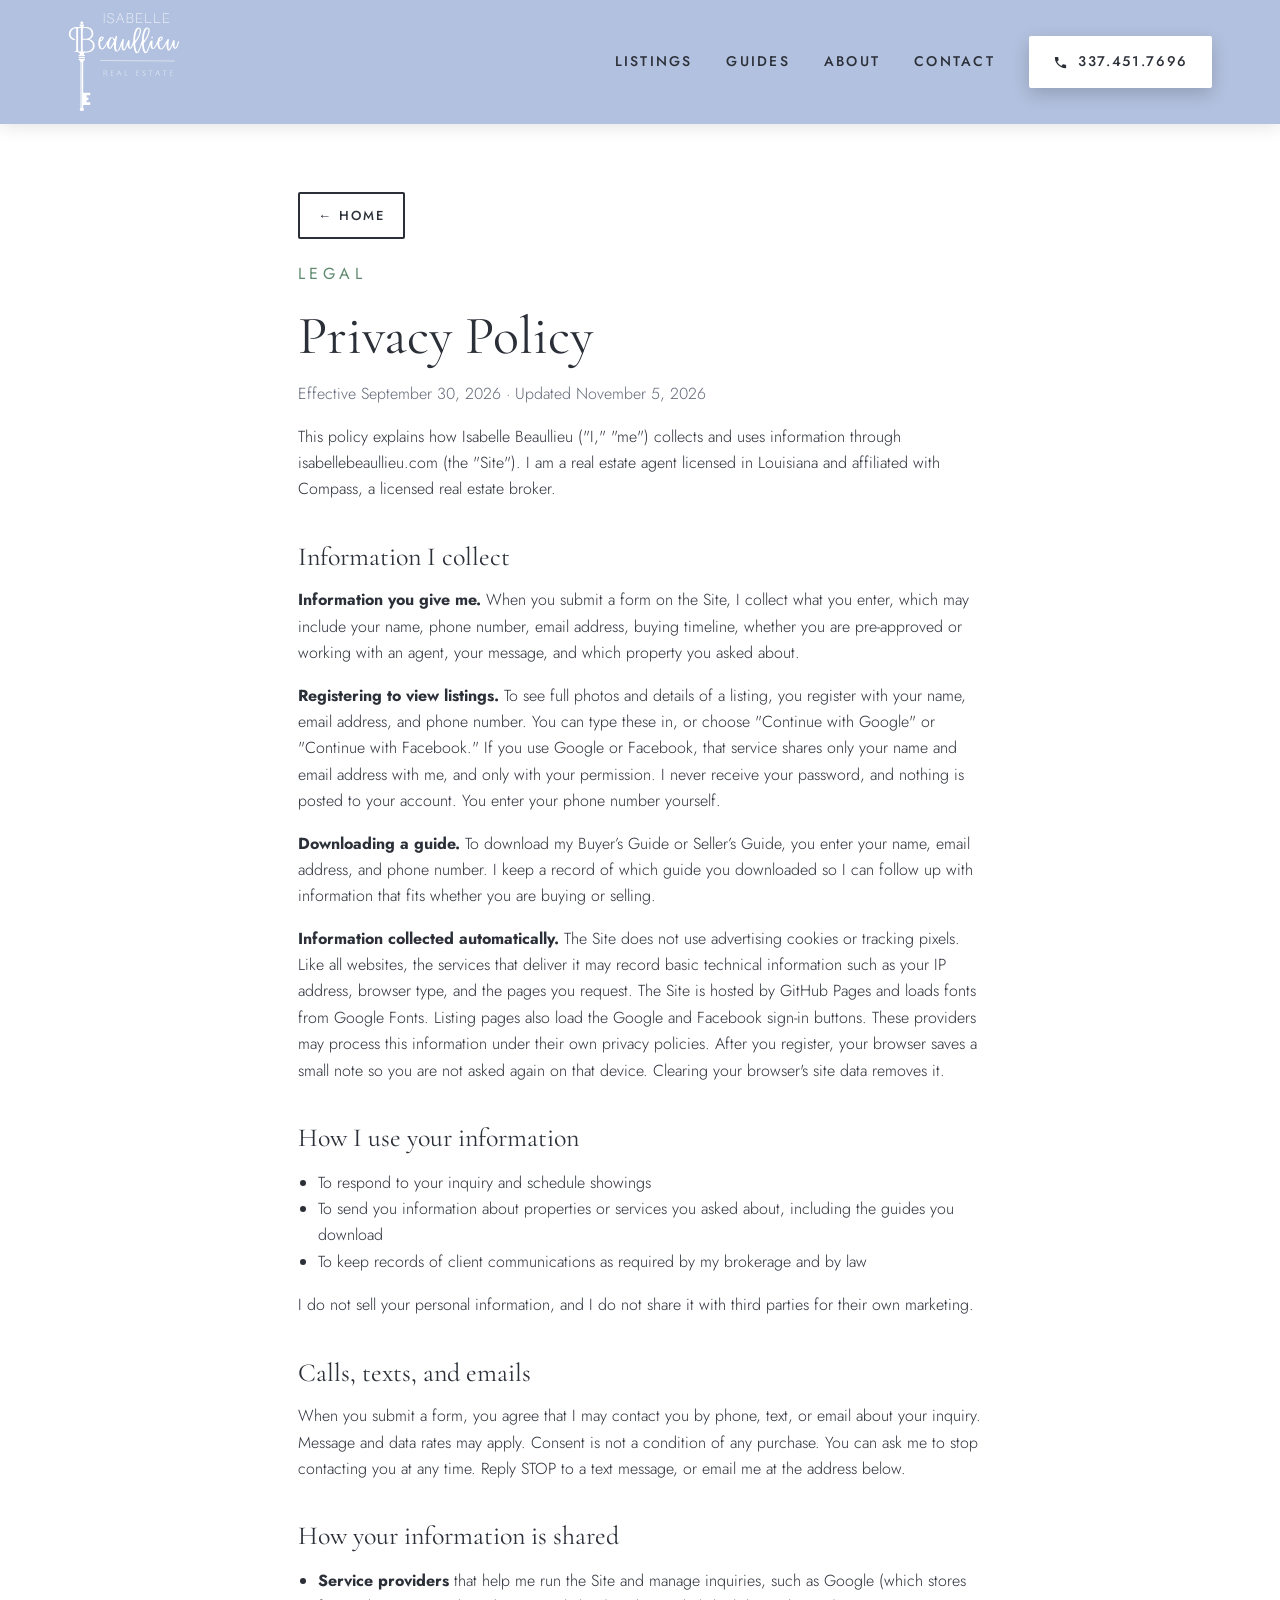
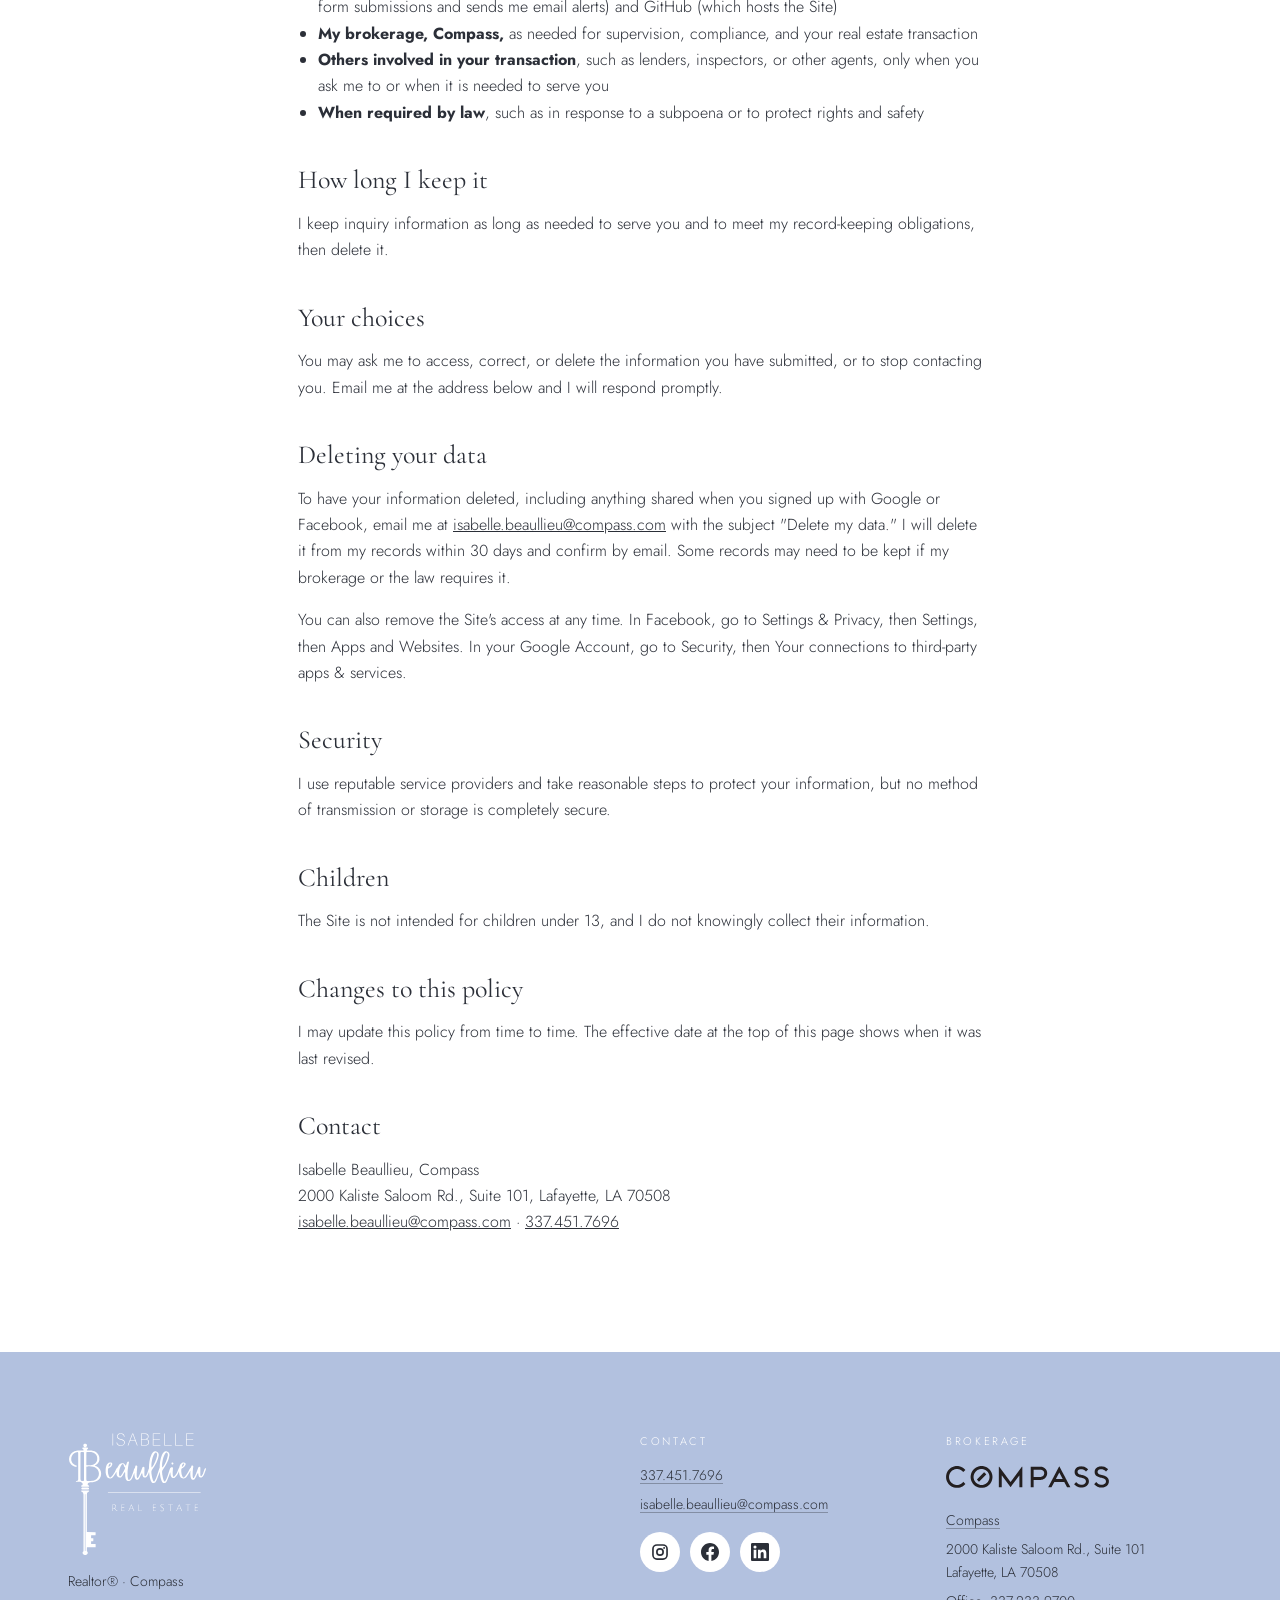
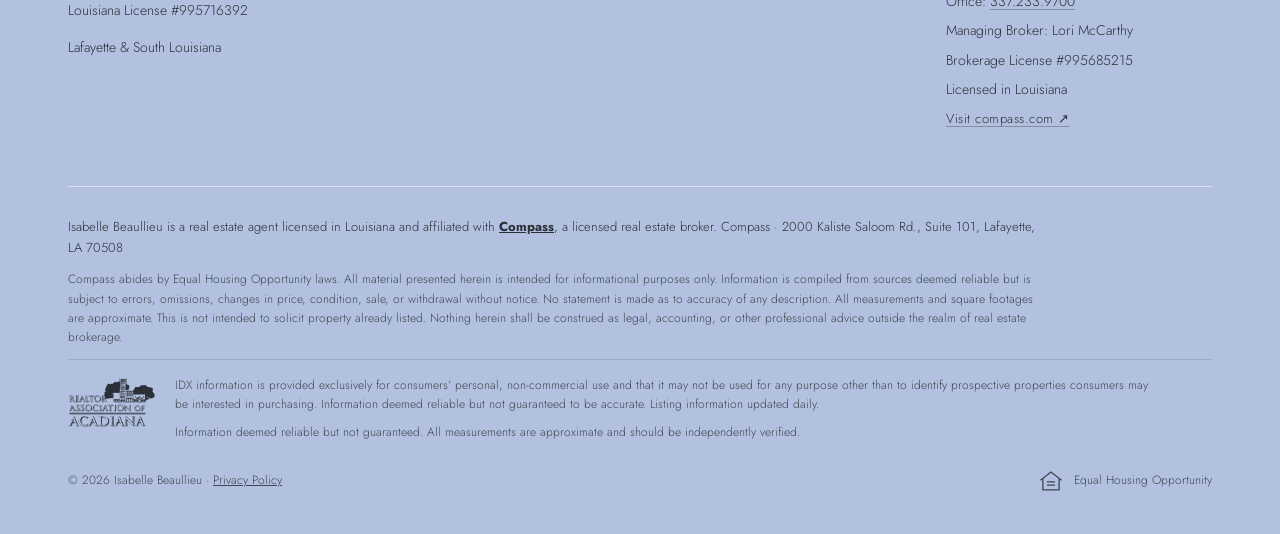
<file: privacy.html>
<!doctype html>
<html lang="en">
<head>
  <meta charset="utf-8">
  <meta name="viewport" content="width=device-width, initial-scale=1">
  <title>Privacy Policy | Isabelle Beaullieu | Compass</title>
  <meta name="description" content="How isabellebeaullieu.com collects, uses, and protects the information you share.">
  <meta property="og:type" content="website">
  <meta property="og:title" content="Homes for Sale | Isabelle Beaullieu">
  <meta property="og:image" content="https://isabellebeaullieu.com/assets/img/listings/website-photos/101-tortola-lane/01.jpg">
  <link rel="icon" href="data:image/svg+xml,%3Csvg xmlns='http://www.w3.org/2000/svg' viewBox='0 0 64 64'%3E%3Crect width='64' height='64' fill='%23b2c1df'/%3E%3Ctext x='32' y='43' font-family='Georgia' font-size='30' fill='%23ffffff' text-anchor='middle'%3EIB%3C/text%3E%3C/svg%3E">
  <link rel="preconnect" href="https://fonts.googleapis.com">
  <link rel="preconnect" href="https://fonts.gstatic.com" crossorigin>
  <link href="https://fonts.googleapis.com/css2?family=Cormorant+Garamond:ital,wght@0,300;0,400;0,500;1,300;1,400&family=Jost:wght@300;400&display=swap" rel="stylesheet">
  <link rel="stylesheet" href="assets/css/style.css">
  <link rel="canonical" href="https://isabellebeaullieu.com/privacy">
</head>
<body>

<header class="site-header site-header--solid">
  <div class="wrap">
    <a class="brand" href="./">
      <span class="brand__name" data-c="agentName">Isabelle Beaullieu</span>
      <span class="brand__sub">Realtor® · Compass</span>
    </a>
    <nav class="nav">
      <a href="./#listings">Listings</a>
      <a href="./#guides">Guides</a>
      <a href="./#about">About</a>
      <a href="./#contact">Contact</a>
      <a class="nav__phone" data-tel href="#"><span data-c="phone"></span></a>
    </nav>
  </div>
</header>

<main class="wrap legal-page">
  <a class="back" href="./">← Home</a>
  <p class="eyebrow">Legal</p>
  <h1>Privacy Policy</h1>
  <p style="color:var(--stone)">Effective September 30, 2026 · Updated November 5, 2026</p>

  <p>This policy explains how Isabelle Beaullieu ("I," "me") collects and uses information through isabellebeaullieu.com (the "Site"). I am a real estate agent licensed in Louisiana and affiliated with Compass, a licensed real estate broker.</p>

  <h2>Information I collect</h2>
  <p><strong>Information you give me.</strong> When you submit a form on the Site, I collect what you enter, which may include your name, phone number, email address, buying timeline, whether you are pre-approved or working with an agent, your message, and which property you asked about.</p>
  <p><strong>Registering to view listings.</strong> To see full photos and details of a listing, you register with your name, email address, and phone number. You can type these in, or choose "Continue with Google" or "Continue with Facebook." If you use Google or Facebook, that service shares only your name and email address with me, and only with your permission. I never receive your password, and nothing is posted to your account. You enter your phone number yourself.</p>
  <p><strong>Downloading a guide.</strong> To download my Buyer’s Guide or Seller’s Guide, you enter your name, email address, and phone number. I keep a record of which guide you downloaded so I can follow up with information that fits whether you are buying or selling.</p>
  <p><strong>Information collected automatically.</strong> The Site does not use advertising cookies or tracking pixels. Like all websites, the services that deliver it may record basic technical information such as your IP address, browser type, and the pages you request. The Site is hosted by GitHub Pages and loads fonts from Google Fonts. Listing pages also load the Google and Facebook sign-in buttons. These providers may process this information under their own privacy policies. After you register, your browser saves a small note so you are not asked again on that device. Clearing your browser's site data removes it.</p>

  <h2>How I use your information</h2>
  <ul>
    <li>To respond to your inquiry and schedule showings</li>
    <li>To send you information about properties or services you asked about, including the guides you download</li>
    <li>To keep records of client communications as required by my brokerage and by law</li>
  </ul>
  <p>I do not sell your personal information, and I do not share it with third parties for their own marketing.</p>

  <h2>Calls, texts, and emails</h2>
  <p>When you submit a form, you agree that I may contact you by phone, text, or email about your inquiry. Message and data rates may apply. Consent is not a condition of any purchase. You can ask me to stop contacting you at any time. Reply STOP to a text message, or email me at the address below.</p>

  <h2>How your information is shared</h2>
  <ul>
    <li><strong>Service providers</strong> that help me run the Site and manage inquiries, such as Google (which stores form submissions and sends me email alerts) and GitHub (which hosts the Site)</li>
    <li><strong>My brokerage, Compass,</strong> as needed for supervision, compliance, and your real estate transaction</li>
    <li><strong>Others involved in your transaction</strong>, such as lenders, inspectors, or other agents, only when you ask me to or when it is needed to serve you</li>
    <li><strong>When required by law</strong>, such as in response to a subpoena or to protect rights and safety</li>
  </ul>

  <h2>How long I keep it</h2>
  <p>I keep inquiry information as long as needed to serve you and to meet my record-keeping obligations, then delete it.</p>

  <h2>Your choices</h2>
  <p>You may ask me to access, correct, or delete the information you have submitted, or to stop contacting you. Email me at the address below and I will respond promptly.</p>

  <h2 id="data-deletion">Deleting your data</h2>
  <p>To have your information deleted, including anything shared when you signed up with Google or Facebook, email me at <a data-mailto href="#"><span data-c="email"></span></a> with the subject "Delete my data." I will delete it from my records within 30 days and confirm by email. Some records may need to be kept if my brokerage or the law requires it.</p>
  <p>You can also remove the Site's access at any time. In Facebook, go to Settings &amp; Privacy, then Settings, then Apps and Websites. In your Google Account, go to Security, then Your connections to third-party apps &amp; services.</p>

  <h2>Security</h2>
  <p>I use reputable service providers and take reasonable steps to protect your information, but no method of transmission or storage is completely secure.</p>

  <h2>Children</h2>
  <p>The Site is not intended for children under 13, and I do not knowingly collect their information.</p>

  <h2>Changes to this policy</h2>
  <p>I may update this policy from time to time. The effective date at the top of this page shows when it was last revised.</p>

  <h2>Contact</h2>
  <p>Isabelle Beaullieu, Compass<br>
  2000 Kaliste Saloom Rd., Suite 101, Lafayette, LA 70508<br>
  <a data-mailto href="#"><span data-c="email"></span></a> · <a data-tel href="#"><span data-c="phone"></span></a></p>
</main>

<div style="height:100px"></div>

<footer class="site-footer">
  <div class="wrap">
    <div class="footer__top">
      <div>
        <div class="footer__name" data-c="agentName">Isabelle Beaullieu</div>
        <p>Realtor® · Compass</p>
        <p>Louisiana License #995716392</p>
        <p style="margin-top:14px" data-c="serviceArea"></p>
      </div>
      <div>
        <div class="footer__label">Contact</div>
        <p><a data-tel href="#"><span data-c="phone"></span></a></p>
        <p><a data-mailto href="#"><span data-c="email"></span></a></p>
        <div class="social footer__social"></div>
      </div>
      <div>
        <div class="footer__label">Brokerage</div>
        <a class="footer__compass" href="https://www.compass.com/" target="_blank" rel="noopener" hidden><img alt="Compass"></a>
        <p><a href="https://www.compass.com/" target="_blank" rel="noopener">Compass</a></p>
        <p>2000 Kaliste Saloom Rd., Suite 101<br>Lafayette, LA 70508</p>
        <p>Office: <a href="tel:+13372339700">337.233.9700</a></p>
        <p>Managing Broker: Lori McCarthy</p>
        <p>Brokerage License #995685215</p>
        <p>Licensed in Louisiana</p>
        <p><a class="footer__link" href="https://www.compass.com/" target="_blank" rel="noopener">Visit compass.com ↗</a></p>
      </div>
    </div>
    <div class="footer__legal">
      <p class="footer__license">Isabelle Beaullieu is a real estate agent licensed in Louisiana and affiliated with <strong><a href="https://www.compass.com/" target="_blank" rel="noopener">Compass</a></strong>, a licensed real estate broker. Compass · 2000 Kaliste Saloom Rd., Suite 101, Lafayette, LA 70508</p>
      <p>Compass abides by Equal Housing Opportunity laws. All material presented herein is intended for informational purposes only. Information is compiled from sources deemed reliable but is subject to errors, omissions, changes in price, condition, sale, or withdrawal without notice. No statement is made as to accuracy of any description. All measurements and square footages are approximate. This is not intended to solicit property already listed. Nothing herein shall be construed as legal, accounting, or other professional advice outside the realm of real estate brokerage.</p>
      <div class="footer__idx">
        <img src="assets/img/raa-logo.svg" alt="REALTOR® Association of Acadiana" width="87" height="49" loading="lazy">
        <div>
          <p>IDX information is provided exclusively for consumers’ personal, non-commercial use and that it may not be used for any purpose other than to identify prospective properties consumers may be interested in purchasing. Information deemed reliable but not guaranteed to be accurate. Listing information updated daily.</p>
          <p>Information deemed reliable but not guaranteed. All measurements are approximate and should be independently verified.</p>
        </div>
      </div>
      <div class="footer__bottom">
        <span>© <span data-year></span> Isabelle Beaullieu · <a href="privacy">Privacy Policy</a></span>
        <span class="eho"><svg viewBox="0 0 32 32" fill="none" stroke="currentColor" stroke-width="1.6" aria-hidden="true"><path d="M3 15 16 5l13 10"/><path d="M6 13v14h20V13"/><path d="M11 17h10M11 21h10"/></svg>Equal Housing Opportunity</span>
      </div>
    </div>
  </div>
</footer>

<script src="assets/js/config.js"></script>
<script src="assets/js/app.js"></script>
</body>
</html>
</file>
<file: assets/css/style.css>
/* ============================================================
   Isabelle Beaullieu — Listings site
   ============================================================ */
@import url("https://fonts.googleapis.com/css2?family=Jost:wght@500&display=swap");
:root {
  --ivory: #eef2f9;       /* soft blue-white section background */
  --brand: #b2c1df;       /* logo periwinkle: hero, header, footer, buttons */
  --brand-deep: #8a9dc9;  /* deeper periwinkle for gradients and hovers */
  --paper: #ffffff;       /* page background */
  --ink: #2b2f38;         /* soft charcoal: body text */
  --ink-soft: #454a55;
  --stone: #616877;       /* muted text */
  --line: #dbe2ee;        /* thin divider lines */
  --brass: #5f8a70;        /* sage green accent (small labels) */
  --periwinkle: #b2c1df;
  --serif: "Cormorant Garamond", Georgia, "Times New Roman", serif;
  --sans: "Jost", "Helvetica Neue", Arial, sans-serif;
  --wrap: 1240px;
  --gutter: clamp(16px, 4vw, 48px);
}

* { box-sizing: border-box; }
html { scroll-behavior: smooth; }
body {
  margin: 0;
  background: var(--paper);
  color: var(--ink);
  font-family: var(--sans);
  font-weight: 300;
  font-size: 17px;
  line-height: 1.65;
  -webkit-font-smoothing: antialiased;
}
img { max-width: 100%; display: block; }
a { color: inherit; }
.wrap { max-width: var(--wrap); margin: 0 auto; padding: 0 var(--gutter); }

/* ---------- Type ---------- */
h1, h2, h3 { font-family: var(--serif); font-weight: 400; line-height: 1.1; margin: 0; }
.eyebrow {
  font-family: var(--sans);
  font-size: 12px;
  font-weight: 400;
  letter-spacing: .28em;
  text-transform: uppercase;
  color: var(--brass);
  margin: 0 0 18px;
}
.section-title { font-size: clamp(36px, 5vw, 56px); }
.lede { font-size: 19px; color: var(--stone); max-width: 620px; }

/* ---------- Buttons ---------- */
.btn {
  display: inline-flex; align-items: center; justify-content: center; gap: 10px;
  font-family: var(--sans);
  font-size: 13px;
  font-weight: 500;
  letter-spacing: .18em;
  text-transform: uppercase;
  text-decoration: none;
  padding: 18px 34px;
  border: 2px solid var(--ink);
  border-radius: 2px;
  background: var(--ink);
  color: #fff;
  cursor: pointer;
  box-shadow: 0 6px 18px rgba(43,47,56,.18);
  transition: background .2s, color .2s, border-color .2s, transform .2s, box-shadow .2s;
}
.btn:hover { background: var(--brand); border-color: var(--brand); color: var(--ink); transform: translateY(-2px); box-shadow: 0 10px 24px rgba(43,47,56,.22); }
.btn--ghost { background: #fff; color: var(--ink); border-color: var(--ink); box-shadow: none; }
.btn--ghost:hover { background: var(--ink); color: #fff; border-color: var(--ink); }
.btn--light { background: #fff; color: var(--ink); border-color: #fff; box-shadow: 0 8px 24px rgba(0,0,0,.25); }
.btn--light:hover { background: var(--brand); border-color: var(--brand); color: var(--ink); }
.hero__actions .btn--light + .btn--light { background: rgba(28,32,44,.45); color: #fff; border-color: #fff; -webkit-backdrop-filter: blur(6px); backdrop-filter: blur(6px); }
.hero__actions .btn--light + .btn--light:hover { background: #fff; color: var(--ink); }
.btn[disabled] { opacity: .6; cursor: wait; transform: none; }
a:focus-visible, button:focus-visible, select:focus-visible, input:focus-visible, textarea:focus-visible { outline: 3px solid var(--brand-deep); outline-offset: 3px; }

/* ---------- Header ---------- */
.site-header {
  position: fixed; inset: 0 0 auto 0; z-index: 40;
  color: #fff;
  background: linear-gradient(180deg, rgba(28,32,44,.55) 0%, rgba(28,32,44,0) 100%);
  transition: background .3s, box-shadow .3s;
}
.site-header--solid, .site-header.is-scrolled { position: sticky; top: 0; background: var(--brand); color: var(--ink); box-shadow: 0 2px 16px rgba(43,47,56,.14); }
.site-header.is-scrolled { position: fixed; }
.site-header .wrap { display: flex; align-items: center; justify-content: space-between; height: 124px; transition: height .3s; }
.site-header.is-scrolled .wrap { height: 88px; }
.site-header.is-scrolled .logo { --h: 68px; }
section[id] { scroll-margin-top: 88px; }
.brand { text-decoration: none; line-height: 1.1; }
.logo { --h: 100px; display: block; height: var(--h); width: calc(var(--h) * 1.124); background: var(--brand-deep); -webkit-mask: no-repeat center / contain; mask: no-repeat center / contain; }
.logo--light { background: #fff; }
@media (max-width: 760px) { .logo { --h: 58px; } }
.footer__name .logo { --h: 124px; margin-bottom: 14px; }
.brand__name { font-family: var(--serif); font-size: 26px; letter-spacing: .04em; display: block; }
.brand__sub { font-size: 10px; letter-spacing: .32em; text-transform: uppercase; opacity: .8; }
.nav { display: flex; gap: 34px; align-items: center; }
.nav a { position: relative; text-decoration: none; font-size: 14px; font-weight: 500; letter-spacing: .16em; text-transform: uppercase; padding: 12px 0; }
.site-header:not(.site-header--solid):not(.is-scrolled) .nav a:not(.nav__phone) { text-shadow: 0 1px 10px rgba(0,0,0,.45); }
.nav a:not(.nav__phone)::after { content: ""; position: absolute; left: 0; right: 0; bottom: 2px; height: 2px; background: currentColor; transform: scaleX(0); transform-origin: left; transition: transform .25s; }
.nav a:not(.nav__phone):hover::after, .nav a:not(.nav__phone):focus-visible::after { transform: scaleX(1); }
.nav .nav__phone { display: inline-flex; align-items: center; gap: 10px; background: #fff; color: var(--ink); border: 2px solid #fff; border-radius: 2px; padding: 12px 22px; letter-spacing: .12em; box-shadow: 0 6px 18px rgba(0,0,0,.18); transition: background .2s, color .2s, border-color .2s; }
.nav .nav__phone::before { content: ""; width: 15px; height: 15px; background: currentColor; -webkit-mask: url("data:image/svg+xml,%3Csvg xmlns='http://www.w3.org/2000/svg' viewBox='0 0 24 24'%3E%3Cpath d='M6.6 10.8a15.1 15.1 0 0 0 6.6 6.6l2.2-2.2a1 1 0 0 1 1-.25 11.4 11.4 0 0 0 3.6.57 1 1 0 0 1 1 1V20a1 1 0 0 1-1 1A17 17 0 0 1 3 4a1 1 0 0 1 1-1h3.5a1 1 0 0 1 1 1c0 1.25.2 2.45.57 3.57a1 1 0 0 1-.25 1z'/%3E%3C/svg%3E") center / contain no-repeat; mask: url("data:image/svg+xml,%3Csvg xmlns='http://www.w3.org/2000/svg' viewBox='0 0 24 24'%3E%3Cpath d='M6.6 10.8a15.1 15.1 0 0 0 6.6 6.6l2.2-2.2a1 1 0 0 1 1-.25 11.4 11.4 0 0 0 3.6.57 1 1 0 0 1 1 1V20a1 1 0 0 1-1 1A17 17 0 0 1 3 4a1 1 0 0 1 1-1h3.5a1 1 0 0 1 1 1c0 1.25.2 2.45.57 3.57a1 1 0 0 1-.25 1z'/%3E%3C/svg%3E") center / contain no-repeat; }
.nav .nav__phone:hover { background: var(--ink); border-color: var(--ink); color: #fff; }

/* Mobile menu */
.nav-toggle { display: none; align-items: center; gap: 10px; background: #fff; color: var(--ink); border: 0; border-radius: 2px; padding: 12px 16px; min-height: 44px; font: 500 13px/1 var(--sans); letter-spacing: .16em; text-transform: uppercase; cursor: pointer; box-shadow: 0 6px 18px rgba(0,0,0,.18); }
.nav-toggle__bars, .nav-toggle__bars::before, .nav-toggle__bars::after { display: block; width: 18px; height: 2px; background: currentColor; transition: transform .25s, opacity .25s; }
.nav-toggle__bars { position: relative; }
.nav-toggle__bars::before, .nav-toggle__bars::after { content: ""; position: absolute; left: 0; }
.nav-toggle__bars::before { top: -6px; }
.nav-toggle__bars::after { top: 6px; }
.is-open .nav-toggle__bars { background: transparent; }
.is-open .nav-toggle__bars::before { transform: translateY(6px) rotate(45deg); }
.is-open .nav-toggle__bars::after { transform: translateY(-6px) rotate(-45deg); }
@media (max-width: 760px) {
  .site-header .wrap, .site-header.is-scrolled .wrap { height: 80px; }
  .site-header.is-scrolled .logo { --h: 58px; }
  section[id] { scroll-margin-top: 80px; }
  .brand__name { font-size: 22px; }
  .nav-toggle { display: inline-flex; }
  .nav { display: none; position: absolute; top: 100%; left: 0; right: 0; flex-direction: column; align-items: stretch; gap: 0; background: #fff; color: var(--ink); padding: 8px var(--gutter) 24px; box-shadow: 0 18px 30px rgba(43,47,56,.18); }
  .site-header.is-open .nav { display: flex; }
  .site-header.is-open:not(.is-scrolled):not(.site-header--solid) { background: var(--brand); }
  .nav a { font-size: 16px; padding: 18px 0; border-bottom: 1px solid var(--line); text-shadow: none !important; }
  .nav a:not(.nav__phone)::after { display: none; }
  .nav .nav__phone { justify-content: center; margin-top: 18px; background: var(--ink); border-color: var(--ink); color: #fff; padding: 16px 22px; }
  .nav .nav__social { display: flex; justify-content: center; gap: 14px; margin-top: 18px; }
  .nav .nav__social a { width: 46px; height: 46px; padding: 0; border: 0; background: var(--ivory); }
  .nav .nav__social a:hover { background: var(--ink); color: #fff; }
}

/* ---------- Hero ---------- */
.hero {
  position: relative;
  min-height: min(92vh, 900px);
  display: flex; align-items: flex-end;
  color: #fff;
  background: linear-gradient(160deg, #c3cfe7 0%, var(--brand) 45%, var(--brand-deep) 100%) center / cover no-repeat;
}
.hero::before {
  content: ""; position: absolute; inset: 0;
  background: linear-gradient(180deg, rgba(88,104,146,.3) 0%, rgba(88,104,146,0) 40%, rgba(88,104,146,.5) 100%);
}
.hero--photo::before { background: linear-gradient(180deg, rgba(38,44,60,.45) 0%, rgba(38,44,60,.1) 30%, rgba(38,44,60,.35) 55%, rgba(38,44,60,.72) 100%); }
.hero .wrap { position: relative; width: 100%; padding-top: 150px; padding-bottom: clamp(56px, 10vh, 110px); }
@media (max-width: 760px) { .hero .wrap { padding-top: 112px; } }
.hero .eyebrow { color: #fff; }
.hero h1, .hero p, .hero .eyebrow { text-shadow: 0 1px 18px rgba(60,72,104,.35); }
.hero h1 { font-size: clamp(46px, 8vw, 104px); max-width: 900px; font-weight: 300; }
.hero h1 em { font-style: italic; }
.hero p { font-size: 19px; max-width: 540px; opacity: .92; margin: 22px 0 38px; }
.hero__actions { display: flex; gap: 16px; flex-wrap: wrap; }
/* Phones turned sideways and other short screens: slimmer header, smaller hero text */
@media (max-height: 520px) and (orientation: landscape) {
  .site-header .wrap, .site-header.is-scrolled .wrap { height: 76px; }
  .logo, .site-header.is-scrolled .logo { --h: 56px; }
  section[id] { scroll-margin-top: 76px; }
  .hero { min-height: 0; }
  .hero .wrap { padding-top: 104px; padding-bottom: 40px; }
  .hero h1 { font-size: clamp(36px, 6vw, 58px); }
  .hero p { font-size: 17px; margin: 14px 0 24px; }
}

/* ---------- Sections ---------- */
.section { padding: clamp(72px, 11vw, 140px) 0; }
.section--ivory { background: var(--ivory); }
.section-head { display: flex; justify-content: space-between; align-items: flex-end; gap: 24px; flex-wrap: wrap; margin-bottom: 56px; }

/* ---------- Filters ---------- */
.filters { display: flex; gap: 8px; flex-wrap: wrap; }
.filter {
  font-family: var(--sans); font-size: 11px; letter-spacing: .22em; text-transform: uppercase;
  background: none; border: 1px solid var(--line); color: var(--stone);
  padding: 10px 16px; cursor: pointer;
}
.filter[aria-pressed="true"], .filter:hover { border-color: var(--ink); color: var(--ink); }

/* ---------- Listing cards ---------- */
.grid { display: grid; grid-template-columns: repeat(auto-fill, minmax(340px, 1fr)); gap: 56px 40px; }
@media (max-width: 420px) { .grid { grid-template-columns: 1fr; } }
.card { text-decoration: none; display: block; }
.card__media { position: relative; aspect-ratio: 4 / 3; overflow: hidden; background: var(--ivory); }
.card__media img { width: 100%; height: 100%; object-fit: cover; transition: transform 1.2s cubic-bezier(.2,.7,.2,1); }
.card:hover .card__media img { transform: scale(1.04); }
.badge {
  position: absolute; top: 18px; left: 18px;
  background: rgba(252,251,248,.94); color: var(--ink);
  font-size: 11px; letter-spacing: .26em; text-transform: uppercase;
  padding: 8px 12px;
}
.badge--pending { background: var(--ink); color: #fff; }
.badge--coming-soon { background: var(--brass); color: #fff; }
.badge--active { background: var(--brand); color: var(--ink); }
.badge--for-lease { background: #fff; color: var(--ink); box-shadow: inset 0 0 0 2px var(--brand); }
.detail__unit { font-size: .45em; margin-left: 4px; color: var(--stone); }
.sample-tag {
  position: absolute; top: 18px; right: 18px;
  font-size: 10px; letter-spacing: .2em; text-transform: uppercase;
  color: #fff; background: rgba(43,47,56,.5); padding: 8px 10px;
}
.card__body { padding-top: 22px; }
.card__price { font-family: var(--serif); font-size: 32px; line-height: 1; }
.card__address { font-size: 15px; margin: 10px 0 4px; }
.card__place { font-size: 13px; color: var(--stone); letter-spacing: .06em; }
.card__cta { display: flex; justify-content: space-between; align-items: center; margin-top: 20px; padding: 14px 18px; border: 2px solid var(--ink); border-radius: 2px; font-size: 13px; font-weight: 500; letter-spacing: .16em; text-transform: uppercase; color: var(--ink); transition: background .2s, color .2s; }
.card__cta span { font-size: 18px; line-height: 1; transition: transform .2s; }
.card:hover .card__cta, .card:focus-visible .card__cta { background: var(--ink); color: #fff; }
.card:hover .card__cta span { transform: translateX(4px); }
.card__stats { display: flex; gap: 18px; margin-top: 14px; padding-top: 14px; border-top: 1px solid var(--line); font-size: 13px; color: var(--stone); letter-spacing: .06em; }
.empty { color: var(--stone); font-style: italic; font-family: var(--serif); font-size: 24px; }

/* ---------- About ---------- */
.about { display: grid; grid-template-columns: 5fr 7fr; gap: clamp(40px, 7vw, 110px); align-items: center; }
.about__portrait {
  aspect-ratio: 4 / 5; background: linear-gradient(160deg, #d3dcee, var(--brand-deep));
  display: flex; align-items: flex-end; justify-content: flex-start; padding: 28px;
  font-family: var(--serif); color: rgba(255,255,255,.9); font-size: 20px; font-style: italic;
}
.about__portrait img { width: 100%; height: 100%; object-fit: cover; }
.about__portrait.has-photo { padding: 0; }
.social.about__social { justify-content: center; gap: 14px; margin-top: 22px; }
.social.about__social a { width: 48px; height: 48px; box-shadow: 0 4px 14px rgba(43,47,56,.12); }
.social.about__social svg { width: 21px; height: 21px; }
.about blockquote { font-family: var(--serif); font-size: clamp(26px, 3vw, 34px); line-height: 1.3; margin: 0 0 28px; font-style: italic; }
.about__sig { font-family: var(--serif); font-size: 26px; margin-top: 30px; }
@media (max-width: 820px) { .about { grid-template-columns: 1fr; } .about__media { max-width: 420px; } }

/* ---------- Forms ---------- */
.form { display: grid; grid-template-columns: 1fr 1fr; gap: 22px 24px; }
.form .full { grid-column: 1 / -1; }
.field label { display: block; font-size: 11px; letter-spacing: .22em; text-transform: uppercase; color: var(--stone); margin-bottom: 6px; }
.field input, .field select, .field textarea {
  width: 100%; font: inherit; font-size: 16px; color: var(--ink);
  background: transparent; border: 0; border-bottom: 1px solid #c5cfe0;
  padding: 10px 0; border-radius: 0; outline: none; -webkit-appearance: none; appearance: none;
}
.field select { background: url("data:image/svg+xml,%3Csvg xmlns='http://www.w3.org/2000/svg' width='12' height='8'%3E%3Cpath d='M1 1l5 5 5-5' fill='none' stroke='%235c6780'/%3E%3C/svg%3E") right 4px center no-repeat; }
.field textarea { min-height: 96px; resize: vertical; }
.field input:focus, .field select:focus, .field textarea:focus { border-bottom-color: var(--brass); }
.hp { position: absolute; left: -9999px; width: 1px; height: 1px; overflow: hidden; }
.form__note { font-size: 12px; color: var(--stone); margin: 0; }
.form__consent { font-size: 11.5px; line-height: 1.5; color: var(--stone); margin: 0; }
.form__consent a { color: inherit; }
.form__status { font-family: var(--serif); font-size: 22px; font-style: italic; margin: 0; }
.form__status.is-error { color: #8a3b2e; font-family: var(--sans); font-style: normal; font-size: 15px; }
@media (max-width: 560px) { .form { grid-template-columns: 1fr; } }

.contact { display: grid; grid-template-columns: 5fr 7fr; gap: clamp(40px, 7vw, 110px); }
.contact__details p { margin: 0 0 6px; }
.contact__details a { text-decoration: none; border-bottom: 1px solid var(--line); }
.contact__details a:hover { border-color: var(--brass); }
@media (max-width: 820px) { .contact { grid-template-columns: 1fr; } }

/* ---------- Listing detail ---------- */
.gallery { display: grid; grid-template-columns: 2fr 1fr; grid-template-rows: 1fr 1fr; gap: 8px; height: min(72vh, 680px); }
.gallery button { padding: 0; border: 0; cursor: zoom-in; background: var(--ivory); overflow: hidden; position: relative; }
.gallery img { width: 100%; height: 100%; object-fit: cover; }
.gallery button:first-child { grid-row: 1 / 3; }
.gallery__more {
  position: absolute; right: 16px; bottom: 16px; background: #fff; color: var(--ink);
  font-size: 12px; font-weight: 500; letter-spacing: .16em; text-transform: uppercase; padding: 12px 16px;
  border-radius: 2px; box-shadow: 0 6px 18px rgba(0,0,0,.25);
}
.gallery--one { grid-template-columns: 1fr; }
.gallery__more--mobile { display: none; }
.gallery--two { grid-template-rows: 1fr; }
@media (max-width: 760px) {
  .gallery { grid-template-columns: 1fr; grid-template-rows: auto; height: auto; }
  .gallery button { display: none; aspect-ratio: 4 / 3; }
  .gallery button:first-child { display: block; grid-row: auto; }
  .gallery__more--mobile { display: block; }
}

.detail { display: grid; grid-template-columns: minmax(0, 1fr) 400px; gap: clamp(40px, 6vw, 90px); padding-top: 56px; }
.detail__price { font-family: var(--serif); font-size: clamp(40px, 5vw, 58px); line-height: 1; margin: 6px 0 12px; }
.detail__address { font-size: 18px; margin: 0; }
.detail__place { color: var(--stone); margin: 0; }
.stats { display: grid; grid-template-columns: repeat(4, 1fr); border-top: 1px solid var(--line); border-bottom: 1px solid var(--line); margin: 36px 0 44px; }
.stats div { padding: 22px 0; text-align: center; border-left: 1px solid var(--line); }
.stats div:first-child { border-left: 0; }
.stats strong { display: block; font-family: var(--serif); font-size: 30px; font-weight: 400; line-height: 1.1; }
.stats span { font-size: 11px; letter-spacing: .22em; text-transform: uppercase; color: var(--stone); }
@media (max-width: 560px) { .stats { grid-template-columns: repeat(2, 1fr); } .stats div:nth-child(3) { border-left: 0; } .stats div:nth-child(n+3) { border-top: 1px solid var(--line); } }
.detail h2 { font-size: clamp(30px, 3.4vw, 40px); margin-bottom: 20px; }
.detail__desc p { margin: 0 0 18px; }
.features { list-style: none; padding: 0; margin: 40px 0 0; columns: 2; column-gap: 40px; }
.features li { break-inside: avoid; padding: 12px 0 12px 22px; border-bottom: 1px solid var(--line); position: relative; font-size: 15px; }
.features li::before { content: ""; position: absolute; left: 0; top: 22px; width: 8px; height: 1px; background: var(--brass); }
@media (max-width: 640px) { .features { columns: 1; } }
.facts { margin-top: 40px; font-size: 14px; color: var(--stone); }
.facts span { margin-right: 22px; display: inline-block; }

.inquiry { position: sticky; top: 148px; align-self: start; background: var(--ivory); padding: 40px 36px; }
.inquiry h3 { font-size: 30px; margin-bottom: 8px; }
.inquiry .form { grid-template-columns: 1fr; gap: 18px; margin-top: 24px; }
.inquiry__agent { margin-top: 26px; padding-top: 22px; border-top: 1px solid var(--line); font-size: 14px; }
.inquiry__agent a { display: inline-block; padding: 10px 0; }
.inquiry__agent strong { font-family: var(--serif); font-size: 21px; font-weight: 400; display: block; }
@media (max-width: 960px) { .detail { grid-template-columns: 1fr; } .inquiry { position: static; } }

.back { display: inline-flex; align-items: center; gap: 8px; margin: 28px 0 22px; font-size: 13px; font-weight: 500; letter-spacing: .16em; text-transform: uppercase; text-decoration: none; color: var(--ink); border: 2px solid var(--ink); border-radius: 2px; padding: 11px 18px; transition: background .2s, color .2s; }
.back:hover { background: var(--ink); color: #fff; }

/* ---------- Neighborhood ---------- */
.hood { margin-top: clamp(72px, 9vw, 120px); padding-top: clamp(56px, 7vw, 90px); border-top: 1px solid var(--line); }
.hood h2 { font-size: clamp(32px, 4vw, 46px); margin-bottom: 14px; }
.hood .lede { margin: 0 0 36px; }
.hood__grid { display: grid; grid-template-columns: repeat(4, 1fr); gap: 8px; }
.hood__grid button { padding: 0; border: 0; background: var(--ivory); cursor: zoom-in; aspect-ratio: 4 / 3; overflow: hidden; }
.hood__grid img { width: 100%; height: 100%; object-fit: cover; transition: transform 1s ease; }
.hood__grid button:hover img { transform: scale(1.04); }
@media (max-width: 760px) { .hood__grid { grid-template-columns: repeat(2, 1fr); } }

/* ---------- Lightbox ---------- */
.lightbox { position: fixed; inset: 0; background: rgba(43,47,56,.95); z-index: 100; display: none; align-items: center; justify-content: center; }
.lightbox.is-open { display: flex; }
.lightbox img { max-width: 92vw; max-height: 84vh; object-fit: contain; }
.lightbox button { position: absolute; background: none; border: 0; color: #fff; font-size: 34px; cursor: pointer; padding: 18px; font-family: var(--serif); }
.lightbox .lb-close { top: 10px; right: 16px; }
.lightbox .lb-prev { left: 8px; top: 50%; transform: translateY(-50%); }
.lightbox .lb-next { right: 8px; top: 50%; transform: translateY(-50%); }
.lightbox .lb-count { position: absolute; bottom: 22px; left: 0; right: 0; text-align: center; color: rgba(255,255,255,.7); font-size: 12px; letter-spacing: .22em; }

/* ---------- Footer ---------- */
.site-footer { background: var(--brand); color: var(--ink); padding: 80px 0 40px; font-size: 14px; }
.site-footer a { text-decoration: none; }
.site-footer a:hover { opacity: .7; }
.footer__top { display: grid; grid-template-columns: 2fr 1fr 1fr; gap: 40px; padding-bottom: 50px; border-bottom: 1px solid rgba(255,255,255,.55); }
.footer__name { font-family: var(--serif); font-size: 34px; color: #fff; line-height: 1; margin-bottom: 8px; }
.footer__label { font-size: 11px; letter-spacing: .24em; text-transform: uppercase; color: #fff; margin-bottom: 14px; }
.footer__top p { margin: 0 0 6px; }
.footer__top p a { text-decoration: underline; text-underline-offset: 3px; text-decoration-color: rgba(43,47,56,.35); }
.social { display: flex; gap: 10px; }
.social a { display: inline-flex; align-items: center; justify-content: center; width: 40px; height: 40px; border-radius: 50%; background: #fff; color: var(--ink); text-decoration: none !important; transition: background .2s, color .2s; }
.social a:hover { background: var(--ink); color: #fff; opacity: 1 !important; }
.social svg { width: 18px; height: 18px; }
.footer__social { margin-top: 16px; }
.nav__social { display: none; }
.footer__compass { display: inline-block; margin: 2px 0 14px; }
.footer__compass img { height: 22px; width: auto; }
.footer__link { font-size: 13px; letter-spacing: .04em; }
.footer__legal { padding-top: 30px; font-size: 12px; line-height: 1.6; color: #3f4552; }
.footer__legal p { margin: 0 0 12px; max-width: 980px; }
.footer__legal a { text-decoration: underline; }
.footer__license { font-size: 13px; color: var(--ink); }
.footer__idx { display: flex; gap: 20px; align-items: flex-start; margin: 8px 0 4px; padding-top: 16px; border-top: 1px solid rgba(43,47,56,.15); }
.footer__idx img { flex: none; width: 87px; height: auto; margin-top: 2px; }
.footer__idx p { margin: 0 0 8px; }
@media (max-width: 640px) { .footer__idx { flex-direction: column; gap: 12px; } }
.footer__bottom { display: flex; justify-content: space-between; gap: 24px; flex-wrap: wrap; align-items: center; margin-top: 18px; }
.eho { display: inline-flex; gap: 10px; align-items: center; }
.eho svg { width: 26px; height: 26px; }
@media (max-width: 760px) { .footer__top { grid-template-columns: 1fr; } }

/* ---------- Privacy page ---------- */
.legal-page { max-width: 780px; padding-top: 40px; }
.legal-page h1 { font-size: clamp(38px, 5vw, 54px); margin-bottom: 8px; }
.legal-page h2 { font-size: 26px; margin: 40px 0 10px; }
.legal-page p, .legal-page li { font-size: 16px; }
.legal-page ul { padding-left: 20px; }

/* ---------- Reveal ---------- */
.reveal { opacity: 0; transform: translateY(18px); transition: opacity .9s ease, transform .9s ease; }
.reveal.is-in { opacity: 1; transform: none; }
@media (prefers-reduced-motion: reduce) { .reveal { opacity: 1; transform: none; transition: none; } .card__media img { transition: none; } }

/* ---------- Mobile showing button ---------- */
.mobile-cta { display: none; }
@media (max-width: 960px) {
  .mobile-cta { display: block; position: fixed; left: 12px; right: 12px; bottom: 12px; z-index: 50; text-align: center; box-shadow: 0 8px 24px rgba(0,0,0,.18); }
  .inquiry { scroll-margin-top: 20px; }
}
</file>
<file: assets/css/reviews.css>
/* Client review carousel in the Meet Isabelle section */
.about > * { min-width: 0; }
.reviews { margin-top: 30px; min-width: 0; }
.reviews__track {
  display: flex; gap: 22px;
  overflow-x: auto; scroll-snap-type: x mandatory; scroll-behavior: smooth;
  scrollbar-width: none; -webkit-overflow-scrolling: touch;
  padding: 6px 6px 22px; margin: -6px -6px 0; scroll-padding-inline: 6px;
  align-items: flex-start; transition: height .3s ease;
}
.reviews__track::-webkit-scrollbar { display: none; }
.reviews__track:focus-visible { outline: 2px solid var(--brass); outline-offset: 4px; }
.review {
  flex: 0 0 calc(50% - 11px); scroll-snap-align: start;
  position: relative; margin: 0; padding: 20px 22px 18px;
  background: #fff; border-radius: 18px; box-shadow: 0 8px 24px rgba(43,47,56,.10);
}
.review::after { content: ""; position: absolute; left: 30px; bottom: -12px; border-width: 12px 10px 0 10px; border-style: solid; border-color: #fff transparent transparent transparent; filter: drop-shadow(0 4px 3px rgba(43,47,56,.06)); }
.review__stars { color: #e3a92b; font-size: 14px; letter-spacing: .14em; margin-bottom: 8px; }
.review blockquote { font-family: var(--sans); font-style: normal; font-size: 14.5px; line-height: 1.6; color: var(--ink-soft); margin: 0 0 12px; }
.review figcaption { font-family: var(--serif); font-size: 19px; color: var(--ink); }
.review figcaption span { font-family: var(--sans); font-size: 11px; letter-spacing: .14em; text-transform: uppercase; color: var(--stone); }

.reviews__nav { display: flex; align-items: center; justify-content: center; gap: 18px; margin-top: 10px; }
.reviews__btn {
  display: inline-flex; align-items: center; justify-content: center;
  width: 48px; height: 48px; padding: 0; border: 2px solid var(--ink); border-radius: 50%;
  background: #fff; color: var(--ink); cursor: pointer;
  box-shadow: 0 4px 14px rgba(43,47,56,.12); transition: background .2s, color .2s, opacity .2s;
}
.reviews__btn svg { width: 20px; height: 20px; fill: none; stroke: currentColor; stroke-width: 2.4; stroke-linecap: round; stroke-linejoin: round; }
.reviews__btn:hover:not(:disabled) { background: var(--ink); color: #fff; }
.reviews__btn:disabled { opacity: .3; cursor: default; box-shadow: none; }
.reviews__count { min-width: 92px; text-align: center; font-size: 12px; letter-spacing: .16em; text-transform: uppercase; color: var(--stone); }

@media (max-width: 1100px) { .review { flex-basis: 100%; } }
@media (prefers-reduced-motion: reduce) { .reviews__track { scroll-behavior: auto; } }
</file>
<file: assets/css/about.css>
/* Handwritten "Connect with me" note with a curling arrow to the social icons under the About photo */
.about__connect {
  display: flex; justify-content: center; align-items: flex-start;
  margin-top: 20px; padding-left: 12px; color: var(--ink); pointer-events: none;
}
.about__connect span {
  font-family: "Homemade Apple", "Bradley Hand", "Segoe Script", cursive;
  font-size: 24px; line-height: 1.6; white-space: nowrap;
  transform: rotate(-4deg); margin-top: 2px;
}
.about__connect svg {
  flex: none; width: 52px; height: 61px; margin: -2px 0 0 4px;
  fill: none; stroke: currentColor; stroke-width: 2.2; stroke-linecap: round; stroke-linejoin: round;
}
.about__connect + .social.about__social { margin-top: -14px; }
@media (max-width: 420px) {
  .about__connect span { font-size: 20px; }
}

/* "Hi, I'm Isabelle!" title above the photo and text */
.about__hello {
  grid-column: 1 / -1; margin: 0;
  font-family: var(--serif); font-weight: 400;
  font-size: clamp(46px, 7.8vw, 112px); line-height: 1.05; letter-spacing: -.005em;
  color: var(--ink);
}
@media (min-width: 821px) {
  .about { align-items: start; row-gap: clamp(22px, 2.4vw, 36px); }
}
@media (max-width: 820px) {
  .about { row-gap: 22px; }
  .about > .about__media { margin-bottom: clamp(18px, 5vw, 40px); }
}
</file>
<file: assets/css/guides.css>
/* ============================================================
   Buyer's & Seller's Guides: home page section and guide pages
   ============================================================ */

/* ---------- Home page: "Free Guides" band ---------- */
.guides-band { background: var(--brand); }
.guides-band .eyebrow { color: var(--ink); opacity: .75; }
.guides-band__head { max-width: 640px; margin-bottom: 48px; }
.guides-band__head .lede { color: var(--ink-soft); margin-top: 18px; }
.guides-band__grid { display: grid; grid-template-columns: repeat(2, minmax(0, 1fr)); gap: clamp(20px, 3vw, 40px); }
.guide-card {
  display: grid; grid-template-columns: 150px minmax(0, 1fr); grid-template-rows: auto auto 1fr;
  grid-template-areas: "cover head" "cover text" "cover btn";
  column-gap: 28px; align-items: start;
  background: #fff; padding: 28px; border-radius: 4px; text-decoration: none;
  box-shadow: 0 14px 36px rgba(43,47,56,.14); transition: transform .25s, box-shadow .25s;
}
.guide-card:hover { transform: translateY(-4px); box-shadow: 0 20px 44px rgba(43,47,56,.2); }
.guide-card__cover { grid-area: cover; width: 100%; height: auto; box-shadow: 0 8px 20px rgba(43,47,56,.22); }
.guide-card__head { grid-area: head; }
.guide-card__kicker { font-size: 11px; letter-spacing: .24em; text-transform: uppercase; color: var(--brass); margin: 4px 0 8px; }
.guide-card h3 { font-size: clamp(26px, 2.6vw, 32px); margin-bottom: 10px; }
.guide-card__text { grid-area: text; margin: 0 0 20px; font-size: 15px; color: var(--stone); line-height: 1.55; }
.guide-card .btn { grid-area: btn; justify-self: start; align-self: end; padding: 15px 22px; }
@media (max-width: 960px) { .guides-band__grid { grid-template-columns: 1fr; } }
@media (max-width: 520px) {
  .guide-card { grid-template-columns: 92px minmax(0, 1fr); grid-template-rows: auto; grid-template-areas: "cover head" "text text" "btn btn"; column-gap: 18px; padding: 20px; align-items: center; }
  .guide-card__text { margin: 18px 0 18px; }
  .guide-card .btn { justify-self: stretch; padding: 16px 12px; letter-spacing: .14em; }
}

/* ---------- Guide page: top section ---------- */
.guide-hero { background: linear-gradient(180deg, var(--ivory) 0%, #fff 100%); padding: 8px 0 clamp(56px, 8vw, 100px); }
.guide-hero__grid { display: grid; grid-template-columns: minmax(0, 1fr) 440px; gap: clamp(36px, 6vw, 90px); align-items: start; }
.guide-hero h1 { font-size: clamp(42px, 6vw, 72px); font-weight: 300; margin-bottom: 16px; }
.guide-hero .lede { margin: 0 0 34px; }
.guide-hero__cover { max-width: 360px; transform: rotate(-2deg); }
.guide-hero__cover img { width: 100%; height: auto; box-shadow: 0 24px 50px rgba(43,47,56,.25); }

/* ---------- Guide page: form card ---------- */
.guide-form { position: sticky; top: 124px; margin-top: 28px; background: #fff; padding: 36px 34px 28px; border-radius: 4px; box-shadow: 0 24px 60px rgba(43,47,56,.16); scroll-margin-top: 110px; }
.guide-form h2 { font-size: clamp(30px, 3.2vw, 38px); margin-bottom: 8px; }
.guide-form .eyebrow { margin-bottom: 10px; }
.guide-form__note { margin: 0 0 18px; color: var(--stone); font-size: 15px; line-height: 1.55; }
.guide-form__form { grid-template-columns: 1fr; gap: 14px; }
.guide-form__form .field input { border-bottom-width: 2px; }
.guide-form__form .field.is-invalid label { color: #8a3b2e; }
.guide-form__form .field.is-invalid input { border-bottom-color: #8a3b2e; }
.guide-form__submit { width: 100%; margin-top: 4px; }
.guide-form__error { margin: 0; color: #8a3b2e; font-size: 14px; }
.guide-form__error:empty { display: none; }
.guide-form__done p { margin: 0 0 20px; }
.guide-form__download { width: 100%; margin-bottom: 20px; }
.guide-form__done .guide-form__note { margin: 0; }

/* ---------- Guide page: what's inside ---------- */
.guide-about__grid { display: grid; grid-template-columns: minmax(0, 5fr) minmax(0, 6fr); gap: clamp(36px, 6vw, 90px); align-items: start; }
.guide-about__intro { margin: 22px 0 0; color: var(--ink-soft); }
.guide-toc { list-style: none; margin: 0; padding: 0; display: grid; grid-template-columns: 1fr 1fr; gap: 0 36px; }
.guide-toc li { display: flex; gap: 14px; align-items: baseline; padding: 16px 0; border-bottom: 1px solid var(--line); font-size: 16px; }
.guide-toc span { font-family: var(--serif); font-size: 22px; color: var(--brand-deep); min-width: 28px; }

/* ---------- Guide page: sample pages ---------- */
.guide-preview .section-title { margin-bottom: 40px; }
.guide-preview__grid { display: grid; grid-template-columns: repeat(3, minmax(0, 1fr)); gap: clamp(16px, 3vw, 36px); }
.guide-preview figure { margin: 0; }
.guide-preview img { width: 100%; height: auto; box-shadow: 0 14px 34px rgba(43,47,56,.16); }
.guide-preview figcaption { margin-top: 14px; font-size: 12px; letter-spacing: .18em; text-transform: uppercase; color: var(--stone); text-align: center; }
.guide-preview__cta { display: flex; flex-wrap: wrap; gap: 18px 30px; align-items: center; justify-content: center; margin-top: 48px; }
.guide-preview__other { display: inline-block; padding: 12px 0; font-size: 14px; letter-spacing: .04em; color: var(--ink); text-underline-offset: 4px; }

/* ---------- Guide page: tablets and phones ---------- */
@media (max-width: 960px) {
  .guide-hero__grid { grid-template-columns: 1fr; }
  .guide-hero__cover { max-width: 260px; margin: 0 auto; }
  .guide-form { position: static; margin-top: 0; }
  .guide-about__grid { grid-template-columns: 1fr; }
}
@media (max-width: 560px) {
  .guide-form { padding: 28px 20px 22px; }
  .guide-hero__cover { max-width: 200px; }
  .guide-toc { grid-template-columns: 1fr; }
  .guide-preview__grid { grid-template-columns: repeat(3, 1fr); gap: 10px; }
  .guide-preview figcaption { font-size: 10px; letter-spacing: .1em; }
}
</file>
